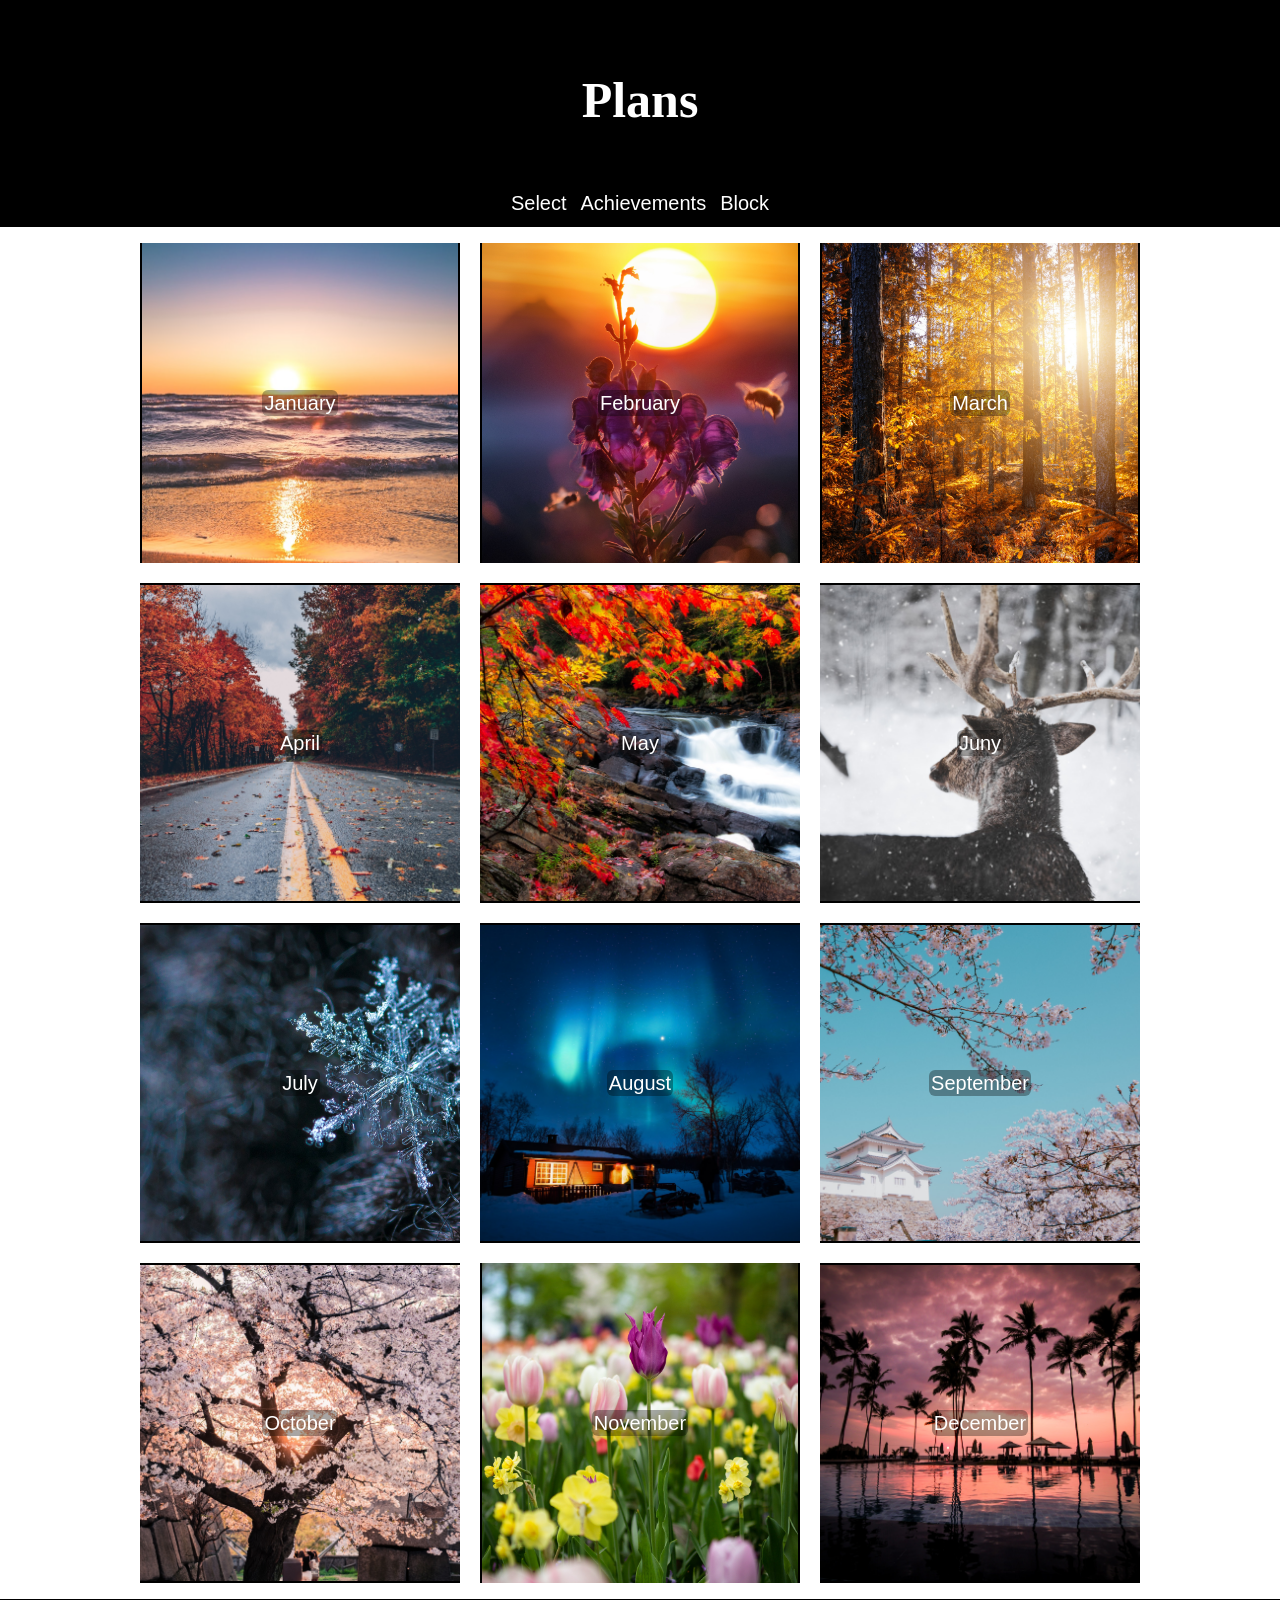
<file: index.html>
<!DOCTYPE html>
<html lang="pt-br">
<head>
    <meta charset="UTF-8">
    <meta http-equiv="X-UA-Compatible" content="IE=edge">
    <meta name="viewport" content="width=device-width, initial-scale=1.0">
    <link rel="stylesheet" href="splan.css">
    <link rel="stylesheet" href="smonths.css">
    <script src="strategy.js" defer></script>
    <title>Plans.23</title>
</head>
<body>
    <header>
        <h1 class="title">Plans</h1>
        <nav class="headerToolContent">
            <button id="selTool" class="headerTool">Select</button>
            <button id="achiTool" class="headerTool">Achievements</button>
            <button id="blockTool" class="headerTool">Block</button>
        </nav>
    </header>
    <main>
        <button class="monthCard" data-tool="nothing" id="january"><span class="textMonCard">January</span></button>
        <button class="monthCard" data-tool="nothing" id="february"><span class="textMonCard">February</span></button>
        <button class="monthCard" data-tool="nothing" id="march"><span class="textMonCard">March</span></button>
        <button class="monthCard" data-tool="nothing" id="april"><span class="textMonCard">April</span></button>
        <button class="monthCard" data-tool="nothing" id="may"><span class="textMonCard">May</span></button>
        <button class="monthCard" data-tool="nothing" id="juny"><span class="textMonCard">Juny</span></button>
        <button class="monthCard" data-tool="nothing" id="july"><span class="textMonCard">July</span></button>
        <button class="monthCard" data-tool="nothing" id="august"><span class="textMonCard">August</span></button>
        <button class="monthCard" data-tool="nothing" id="september"><span class="textMonCard">September</span></button>
        <button class="monthCard" data-tool="nothing" id="october"><span class="textMonCard">October</span></button>
        <button class="monthCard" data-tool="nothing" id="november"><span class="textMonCard">November</span></button>
        <button class="monthCard" data-tool="nothing" id="december"><span class="textMonCard">December</span></button>
    </main>
    <footer>
        <p>Made for &#169;Prinz</p>
    </footer>
</body>
</html>
</file>
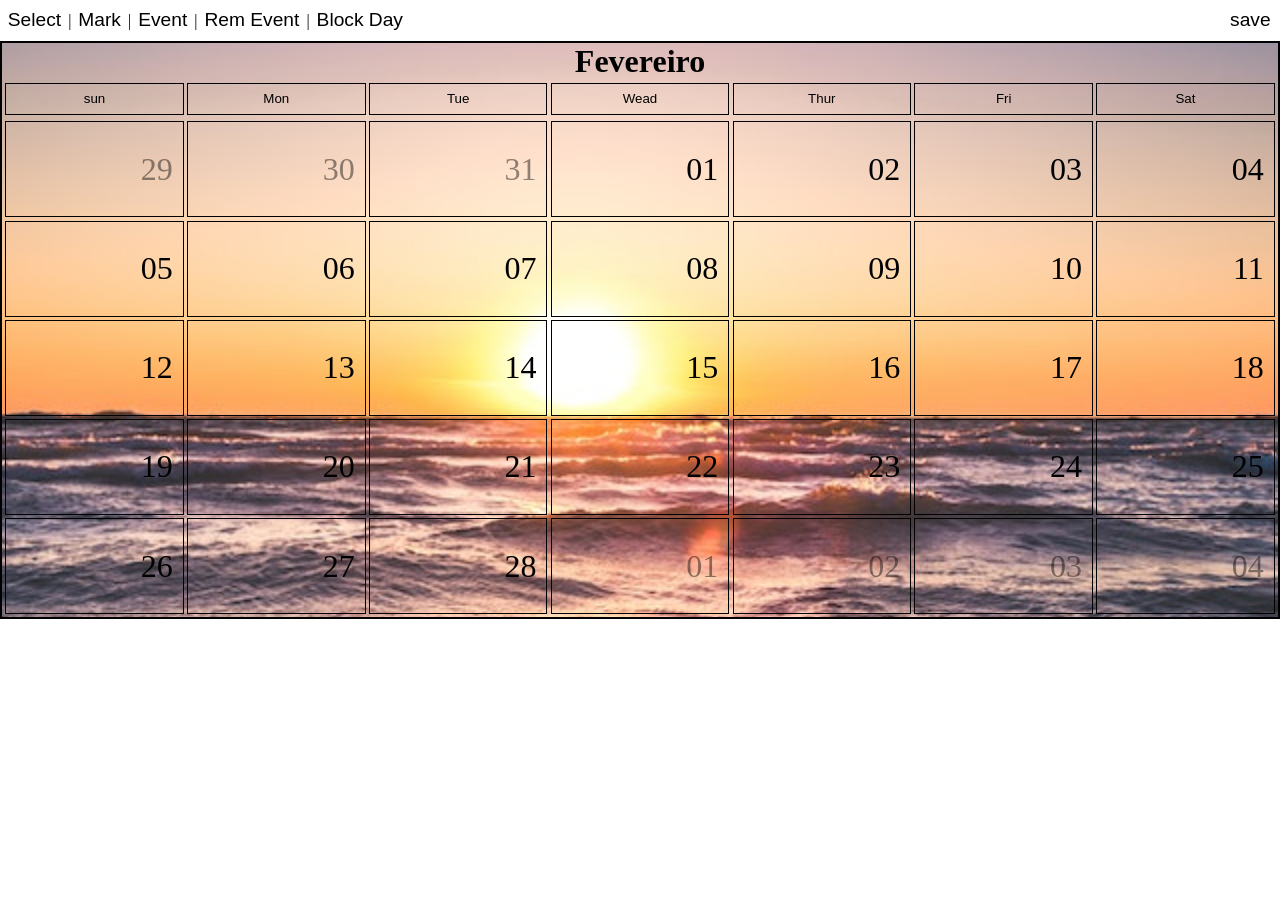
<file: index.html.html>
<!DOCTYPE html>
<html lang="pt-br">
<head>
    <meta charset="UTF-8">
    <meta http-equiv="X-UA-Compatible" content="IE=edge">
    <meta name="viewport" content="width=device-width, initial-scale=1.0">
    <link rel="stylesheet" href="stable.css">
    <script src="plans.js" defer></script>
    <script src="save.js" defer></script>
    <title>Fevereiro</title>
</head>
<body>
    <div class="container">
        <div class="tools">
            <div>
                <button type="button" id="select" class="toolButton">Select</button>
                <span>|</span>
                <button type="button" id="mark" class="toolButton">Mark</button>
                <span>|</span>
                <button type="button" id="eventMark" class="toolButton">Event</button>
                <span>|</span>
                <button type="button" id="removeEvent" class="toolButton">Rem Event</button>
                <span>|</span>
                <button type="button" id="blockDay" class="toolButton">Block Day</button>
            </div>
            <div>
                <button type="save" id="saveGender" class="saveButton">save</button>
            </div>
        </div>
        <div class="calendar">
            <h1 class="month">Fevereiro</h1>
            <div class="weekDaysContent">
                <button class="weekDay">sun</button>
                <button class="weekDay">Mon</button>
                <button class="weekDay">Tue</button>
                <button class="weekDay">Wead</button>
                <button class="weekDay">Thur</button>
                <button class="weekDay">Fri</button>
                <button class="weekDay">Sat</button>
            </div>
            <div class="calendarContainer">
                <a href="#" class="blocked day">29</a>
                <a href="#" class="blocked day">30</a>
                <a href="#" class="blocked day">31</a>
                <a href="#" class="day february" data-tool="nothing" data-value="01">01</a>
                <a href="#" class="day february" data-tool="nothing" data-value="02">02</a>
                <a href="#" class="day february" data-tool="nothing" data-value="03">03</a>
                <a href="#" class="day february" data-tool="nothing" data-value="04">04</a>
                <a href="#" class="day february" data-tool="nothing" data-value="05">05</a>
                <a href="#" class="day february" data-tool="nothing" data-value="06">06</a>
                <a href="#" class="day february" data-tool="nothing" data-value="07">07</a>
                <a href="#" class="day february" data-tool="nothing" data-value="08">08</a>
                <a href="#" class="day february" data-tool="nothing" data-value="09">09</a>
                <a href="#" class="day february" data-tool="nothing" data-value="10">10</a>
                <a href="#" class="day february" data-tool="nothing" data-value="11">11</a>
                <a href="#" class="day february" data-tool="nothing" data-value="12">12</a>
                <a href="#" class="day february" data-tool="nothing" data-value="13">13</a>
                <a href="#" class="day february" data-tool="nothing" data-value="14">14</a>
                <a href="#" class="day february" data-tool="nothing" data-value="15">15</a>
                <a href="#" class="day february" data-tool="nothing" data-value="16">16</a>
                <a href="#" class="day february" data-tool="nothing" data-value="17">17</a>
                <a href="#" class="day february" data-tool="nothing" data-value="18">18</a>
                <a href="#" class="day february" data-tool="nothing" data-value="19">19</a>
                <a href="#" class="day february" data-tool="nothing" data-value="20">20</a>
                <a href="#" class="day february" data-tool="nothing" data-value="21">21</a>
                <a href="#" class="day february" data-tool="nothing" data-value="22">22</a>
                <a href="#" class="day february" data-tool="nothing" data-value="23">23</a>
                <a href="#" class="day february" data-tool="nothing" data-value="24">24</a>
                <a href="#" class="day february" data-tool="nothing" data-value="25">25</a>
                <a href="#" class="day february" data-tool="nothing" data-value="26">26</a>
                <a href="#" class="day february" data-tool="nothing" data-value="27">27</a>
                <a href="#" class="day february" data-tool="nothing" data-value="28">28</a>
                <a href="#" class="blocked day">01</a>
                <a href="#" class="blocked day">02</a>
                <a href="#" class="blocked day">03</a>
                <a href="#" class="blocked day">04</a>
            </div>
        </div>
    </div>
</body>
</html>
</file>
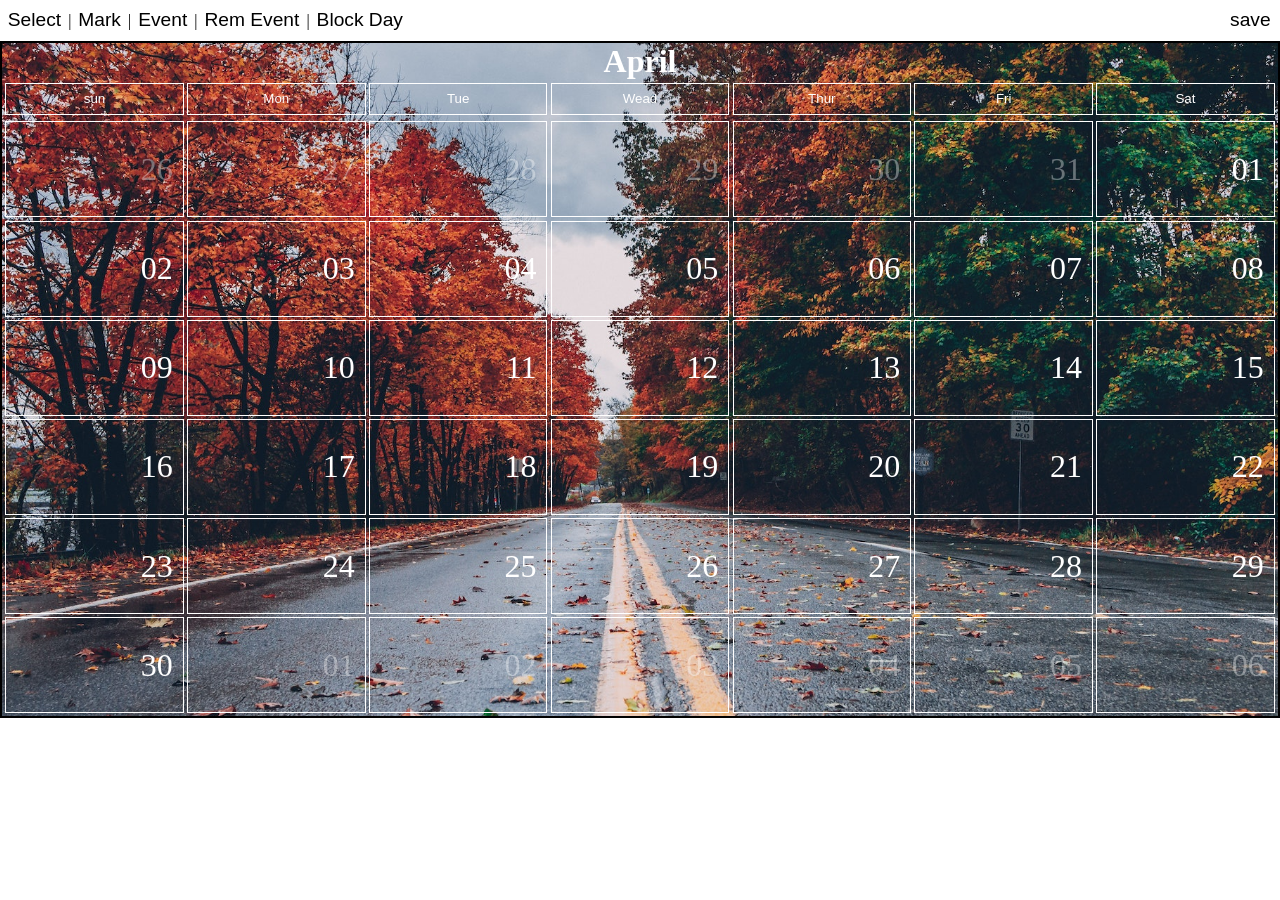
<file: month/april/april.html>
<!DOCTYPE html>
<html lang="pt-br">
<head>
    <meta charset="UTF-8">
    <meta http-equiv="X-UA-Compatible" content="IE=edge">
    <meta name="viewport" content="width=device-width, initial-scale=1.0">
    <link rel="stylesheet" href="../smonth.css">
    <link rel="stylesheet" href="apriltheme.css">
    <script src="../tools.js" defer></script>
    <script src="../save.js" defer></script>
    <title>April</title>
</head>
<body>
    <div class="container">
        <div class="tools">
            <div>
                <button type="button" id="select" class="toolButton">Select</button>
                <span>|</span>
                <button type="button" id="mark" class="toolButton">Mark</button>
                <span>|</span>
                <button type="button" id="eventMark" class="toolButton">Event</button>
                <span>|</span>
                <button type="button" id="removeEvent" class="toolButton">Rem Event</button>
                <span>|</span>
                <button type="button" id="blockDay" class="toolButton">Block Day</button>
            </div>
            <div>
                <button type="save" id="saveGender" class="saveButton">save</button>
            </div>
        </div>
        <div class="calendar">
            <h1 class="month" data-month=".april">April</h1>
            <div class="weekDaysContent">
                <button class="weekDay">sun</button>
                <button class="weekDay">Mon</button>
                <button class="weekDay">Tue</button>
                <button class="weekDay">Wead</button>
                <button class="weekDay">Thur</button>
                <button class="weekDay">Fri</button>
                <button class="weekDay">Sat</button>
            </div>
            <div class="calendarContainer">
                <a href="#" class="blocked day">26</a>
                <a href="#" class="blocked day">27</a>
                <a href="#" class="blocked day">28</a>
                <a href="#" class="blocked day">29</a>
                <a href="#" class="blocked day">30</a>
                <a href="#" class="blocked day">31</a>
                <a href="#" class="day april" data-tool="nothing" data-value="01">01</a>
                <a href="#" class="day april" data-tool="nothing" data-value="02">02</a>
                <a href="#" class="day april" data-tool="nothing" data-value="03">03</a>
                <a href="#" class="day april" data-tool="nothing" data-value="04">04</a>
                <a href="#" class="day april" data-tool="nothing" data-value="05">05</a>
                <a href="#" class="day april" data-tool="nothing" data-value="06">06</a>
                <a href="#" class="day april" data-tool="nothing" data-value="07">07</a>
                <a href="#" class="day april" data-tool="nothing" data-value="08">08</a>
                <a href="#" class="day april" data-tool="nothing" data-value="09">09</a>
                <a href="#" class="day april" data-tool="nothing" data-value="10">10</a>
                <a href="#" class="day april" data-tool="nothing" data-value="11">11</a>
                <a href="#" class="day april" data-tool="nothing" data-value="12">12</a>
                <a href="#" class="day april" data-tool="nothing" data-value="13">13</a>
                <a href="#" class="day april" data-tool="nothing" data-value="14">14</a>
                <a href="#" class="day april" data-tool="nothing" data-value="15">15</a>
                <a href="#" class="day april" data-tool="nothing" data-value="16">16</a>
                <a href="#" class="day april" data-tool="nothing" data-value="17">17</a>
                <a href="#" class="day april" data-tool="nothing" data-value="18">18</a>
                <a href="#" class="day april" data-tool="nothing" data-value="19">19</a>
                <a href="#" class="day april" data-tool="nothing" data-value="20">20</a>
                <a href="#" class="day april" data-tool="nothing" data-value="21">21</a>
                <a href="#" class="day april" data-tool="nothing" data-value="22">22</a>
                <a href="#" class="day april" data-tool="nothing" data-value="23">23</a>
                <a href="#" class="day april" data-tool="nothing" data-value="24">24</a>
                <a href="#" class="day april" data-tool="nothing" data-value="25">25</a>
                <a href="#" class="day april" data-tool="nothing" data-value="26">26</a>
                <a href="#" class="day april" data-tool="nothing" data-value="27">27</a>
                <a href="#" class="day april" data-tool="nothing" data-value="28">28</a>
                <a href="#" class="day april" data-tool="nothing" data-value="29">29</a>
                <a href="#" class="day april" data-tool="nothing" data-value="30">30</a>
                <a href="#" class="blocked day">01</a>
                <a href="#" class="blocked day">02</a>
                <a href="#" class="blocked day">03</a>
                <a href="#" class="blocked day">04</a>
                <a href="#" class="blocked day">05</a>
                <a href="#" class="blocked day">06</a>
            </div>
        </div>
    </div>
</body>
</html>
</file>
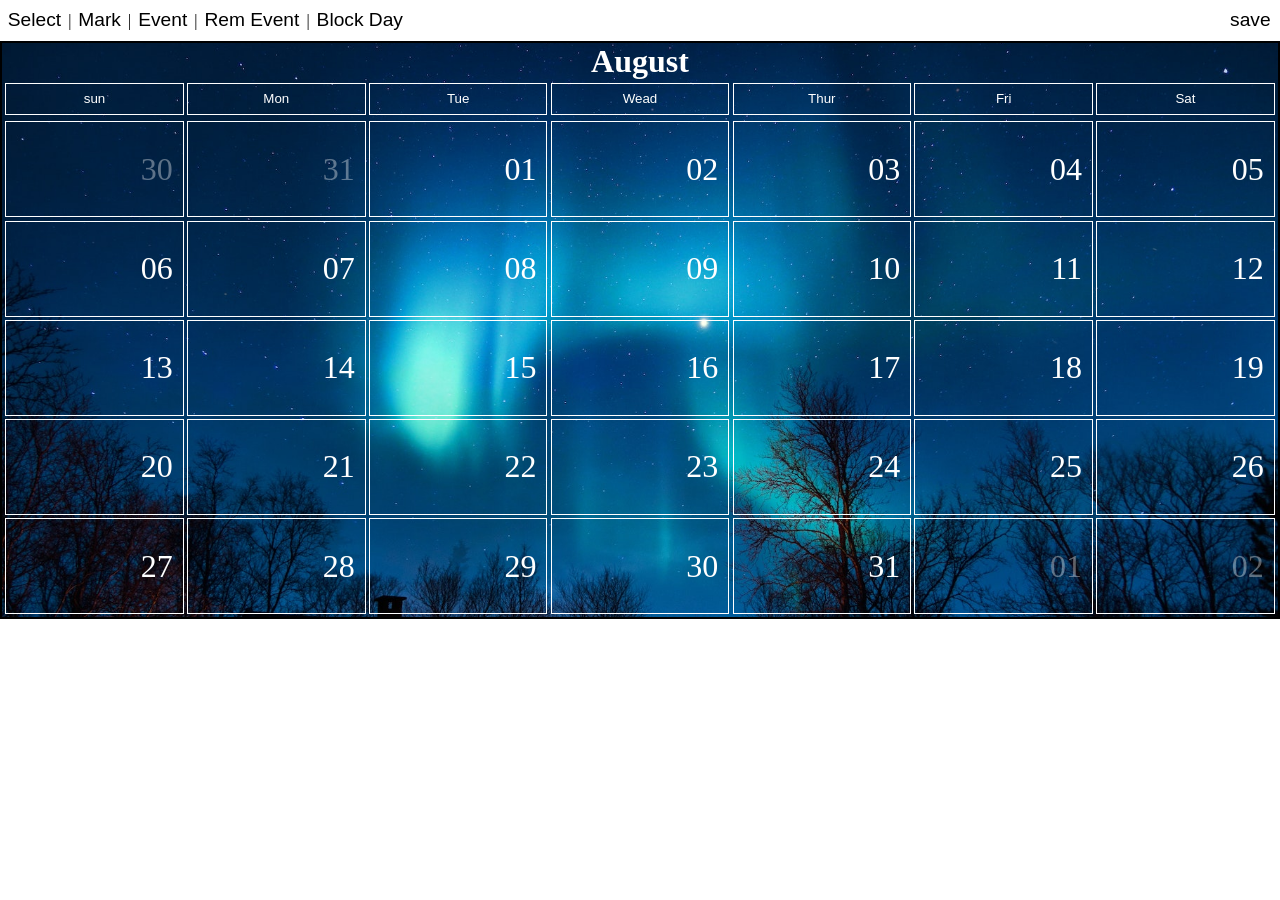
<file: month/august/august.html>
<!DOCTYPE html>
<html lang="pt-br">
<head>
    <meta charset="UTF-8">
    <meta http-equiv="X-UA-Compatible" content="IE=edge">
    <meta name="viewport" content="width=device-width, initial-scale=1.0">
    <link rel="stylesheet" href="../smonth.css">
    <link rel="stylesheet" href="augusttheme.css">
    <script src="../tools.js" defer></script>
    <script src="../save.js" defer></script>
    <title>August</title>
</head>
<body>
    <div class="container">
        <div class="tools">
            <div>
                <button type="button" id="select" class="toolButton">Select</button>
                <span>|</span>
                <button type="button" id="mark" class="toolButton">Mark</button>
                <span>|</span>
                <button type="button" id="eventMark" class="toolButton">Event</button>
                <span>|</span>
                <button type="button" id="removeEvent" class="toolButton">Rem Event</button>
                <span>|</span>
                <button type="button" id="blockDay" class="toolButton">Block Day</button>
            </div>
            <div>
                <button type="save" id="saveGender" class="saveButton">save</button>
            </div>
        </div>
        <div class="calendar">
            <h1 class="month" data-month=".august">August</h1>
            <div class="weekDaysContent">
                <button class="weekDay">sun</button>
                <button class="weekDay">Mon</button>
                <button class="weekDay">Tue</button>
                <button class="weekDay">Wead</button>
                <button class="weekDay">Thur</button>
                <button class="weekDay">Fri</button>
                <button class="weekDay">Sat</button>
            </div>
            <div class="calendarContainer">
                <a href="#" class="blocked day">30</a>
                <a href="#" class="blocked day">31</a>
                <a href="#" class="day august" data-tool="nothing" data-value="01">01</a>
                <a href="#" class="day august" data-tool="nothing" data-value="02">02</a>
                <a href="#" class="day august" data-tool="nothing" data-value="03">03</a>
                <a href="#" class="day august" data-tool="nothing" data-value="04">04</a>
                <a href="#" class="day august" data-tool="nothing" data-value="05">05</a>
                <a href="#" class="day august" data-tool="nothing" data-value="06">06</a>
                <a href="#" class="day august" data-tool="nothing" data-value="07">07</a>
                <a href="#" class="day august" data-tool="nothing" data-value="08">08</a>
                <a href="#" class="day august" data-tool="nothing" data-value="09">09</a>
                <a href="#" class="day august" data-tool="nothing" data-value="10">10</a>
                <a href="#" class="day august" data-tool="nothing" data-value="11">11</a>
                <a href="#" class="day august" data-tool="nothing" data-value="12">12</a>
                <a href="#" class="day august" data-tool="nothing" data-value="13">13</a>
                <a href="#" class="day august" data-tool="nothing" data-value="14">14</a>
                <a href="#" class="day august" data-tool="nothing" data-value="15">15</a>
                <a href="#" class="day august" data-tool="nothing" data-value="16">16</a>
                <a href="#" class="day august" data-tool="nothing" data-value="17">17</a>
                <a href="#" class="day august" data-tool="nothing" data-value="18">18</a>
                <a href="#" class="day august" data-tool="nothing" data-value="19">19</a>
                <a href="#" class="day august" data-tool="nothing" data-value="20">20</a>
                <a href="#" class="day august" data-tool="nothing" data-value="21">21</a>
                <a href="#" class="day august" data-tool="nothing" data-value="22">22</a>
                <a href="#" class="day august" data-tool="nothing" data-value="23">23</a>
                <a href="#" class="day august" data-tool="nothing" data-value="24">24</a>
                <a href="#" class="day august" data-tool="nothing" data-value="25">25</a>
                <a href="#" class="day august" data-tool="nothing" data-value="26">26</a>
                <a href="#" class="day august" data-tool="nothing" data-value="27">27</a>
                <a href="#" class="day august" data-tool="nothing" data-value="28">28</a>
                <a href="#" class="day august" data-tool="nothing" data-value="29">29</a>
                <a href="#" class="day august" data-tool="nothing" data-value="30">30</a>
                <a href="#" class="day august" data-tool="nothing" data-value="31">31</a>
                <a href="#" class="blocked day">01</a>
                <a href="#" class="blocked day">02</a>
            </div>
        </div>
    </div>
</body>
</html>
</file>
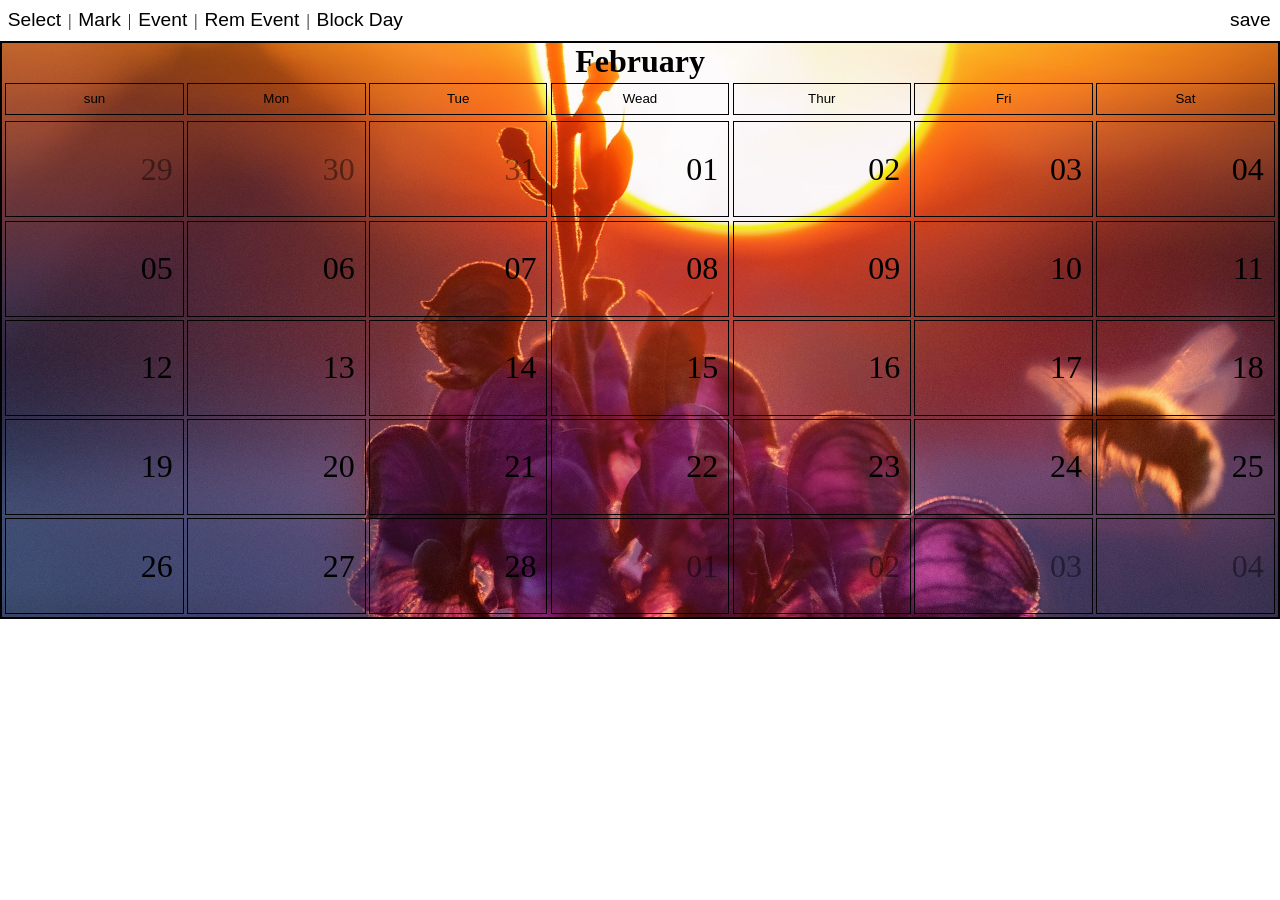
<file: month/february/february.html>
<!DOCTYPE html>
<html lang="pt-br">
<head>
    <meta charset="UTF-8">
    <meta http-equiv="X-UA-Compatible" content="IE=edge">
    <meta name="viewport" content="width=device-width, initial-scale=1.0">
    <link rel="stylesheet" href="../smonth.css">
    <link rel="stylesheet" href="februarytheme.css">
    <script src="../tools.js" defer></script>
    <script src="../save.js" defer></script>
    <title>February</title>
</head>
<body>
    <div class="container">
        <div class="tools">
            <div>
                <button type="button" id="select" class="toolButton">Select</button>
                <span>|</span>
                <button type="button" id="mark" class="toolButton">Mark</button>
                <span>|</span>
                <button type="button" id="eventMark" class="toolButton">Event</button>
                <span>|</span>
                <button type="button" id="removeEvent" class="toolButton">Rem Event</button>
                <span>|</span>
                <button type="button" id="blockDay" class="toolButton">Block Day</button>
            </div>
            <div>
                <button type="save" id="saveGender" class="saveButton">save</button>
            </div>
        </div>
        <div class="calendar">
            <h1 class="month" data-month=".february">February</h1>
            <div class="weekDaysContent">
                <button class="weekDay">sun</button>
                <button class="weekDay">Mon</button>
                <button class="weekDay">Tue</button>
                <button class="weekDay">Wead</button>
                <button class="weekDay">Thur</button>
                <button class="weekDay">Fri</button>
                <button class="weekDay">Sat</button>
            </div>
            <div class="calendarContainer">
                <a href="#" class="blocked day">29</a>
                <a href="#" class="blocked day">30</a>
                <a href="#" class="blocked day">31</a>
                <a href="#" class="day february" data-tool="nothing" data-value="01">01</a>
                <a href="#" class="day february" data-tool="nothing" data-value="02">02</a>
                <a href="#" class="day february" data-tool="nothing" data-value="03">03</a>
                <a href="#" class="day february" data-tool="nothing" data-value="04">04</a>
                <a href="#" class="day february" data-tool="nothing" data-value="05">05</a>
                <a href="#" class="day february" data-tool="nothing" data-value="06">06</a>
                <a href="#" class="day february" data-tool="nothing" data-value="07">07</a>
                <a href="#" class="day february" data-tool="nothing" data-value="08">08</a>
                <a href="#" class="day february" data-tool="nothing" data-value="09">09</a>
                <a href="#" class="day february" data-tool="nothing" data-value="10">10</a>
                <a href="#" class="day february" data-tool="nothing" data-value="11">11</a>
                <a href="#" class="day february" data-tool="nothing" data-value="12">12</a>
                <a href="#" class="day february" data-tool="nothing" data-value="13">13</a>
                <a href="#" class="day february" data-tool="nothing" data-value="14">14</a>
                <a href="#" class="day february" data-tool="nothing" data-value="15">15</a>
                <a href="#" class="day february" data-tool="nothing" data-value="16">16</a>
                <a href="#" class="day february" data-tool="nothing" data-value="17">17</a>
                <a href="#" class="day february" data-tool="nothing" data-value="18">18</a>
                <a href="#" class="day february" data-tool="nothing" data-value="19">19</a>
                <a href="#" class="day february" data-tool="nothing" data-value="20">20</a>
                <a href="#" class="day february" data-tool="nothing" data-value="21">21</a>
                <a href="#" class="day february" data-tool="nothing" data-value="22">22</a>
                <a href="#" class="day february" data-tool="nothing" data-value="23">23</a>
                <a href="#" class="day february" data-tool="nothing" data-value="24">24</a>
                <a href="#" class="day february" data-tool="nothing" data-value="25">25</a>
                <a href="#" class="day february" data-tool="nothing" data-value="26">26</a>
                <a href="#" class="day february" data-tool="nothing" data-value="27">27</a>
                <a href="#" class="day february" data-tool="nothing" data-value="28">28</a>
                <a href="#" class="blocked day">01</a>
                <a href="#" class="blocked day">02</a>
                <a href="#" class="blocked day">03</a>
                <a href="#" class="blocked day">04</a>
            </div>
        </div>
    </div>
</body>
</html>
</file>
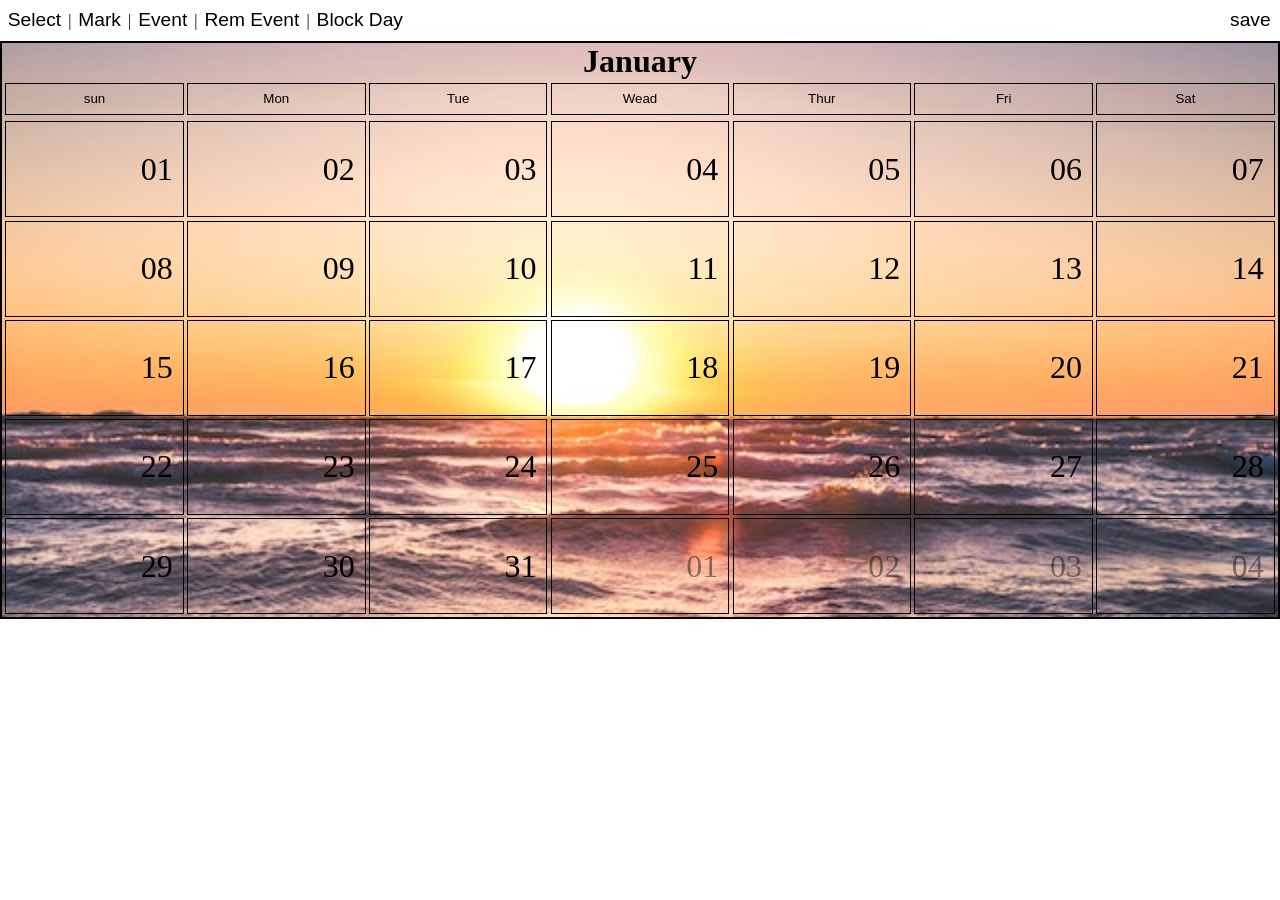
<file: month/january/january.html>
<!DOCTYPE html>
<html lang="pt-br">
<head>
    <meta charset="UTF-8">
    <meta http-equiv="X-UA-Compatible" content="IE=edge">
    <meta name="viewport" content="width=device-width, initial-scale=1.0">
    <link rel="stylesheet" href="../smonth.css">
    <link rel="stylesheet" href="januarytheme.css">
    <script src="../tools.js" defer></script>
    <script src="../save.js" defer></script>
    <title>January</title>
</head>
<body>
    <div class="container">
        <div class="tools">
            <div>
                <button type="button" id="select" class="toolButton">Select</button>
                <span>|</span>
                <button type="button" id="mark" class="toolButton">Mark</button>
                <span>|</span>
                <button type="button" id="eventMark" class="toolButton">Event</button>
                <span>|</span>
                <button type="button" id="removeEvent" class="toolButton">Rem Event</button>
                <span>|</span>
                <button type="button" id="blockDay" class="toolButton">Block Day</button>
            </div>
            <div>
                <button type="save" id="saveGender" class="saveButton">save</button>
            </div>
        </div>
        <div class="calendar">
            <h1 class="month" data-month=".january">January</h1>
            <div class="weekDaysContent">
                <button class="weekDay">sun</button>
                <button class="weekDay">Mon</button>
                <button class="weekDay">Tue</button>
                <button class="weekDay">Wead</button>
                <button class="weekDay">Thur</button>
                <button class="weekDay">Fri</button>
                <button class="weekDay">Sat</button>
            </div>
            <div class="calendarContainer">
                <a href="#" class="day january" data-tool="nothing" data-value="01">01</a>
                <a href="#" class="day january" data-tool="nothing" data-value="02">02</a>
                <a href="#" class="day january" data-tool="nothing" data-value="03">03</a>
                <a href="#" class="day january" data-tool="nothing" data-value="04">04</a>
                <a href="#" class="day january" data-tool="nothing" data-value="05">05</a>
                <a href="#" class="day january" data-tool="nothing" data-value="06">06</a>
                <a href="#" class="day january" data-tool="nothing" data-value="07">07</a>
                <a href="#" class="day january" data-tool="nothing" data-value="08">08</a>
                <a href="#" class="day january" data-tool="nothing" data-value="09">09</a>
                <a href="#" class="day january" data-tool="nothing" data-value="10">10</a>
                <a href="#" class="day january" data-tool="nothing" data-value="11">11</a>
                <a href="#" class="day january" data-tool="nothing" data-value="12">12</a>
                <a href="#" class="day january" data-tool="nothing" data-value="13">13</a>
                <a href="#" class="day january" data-tool="nothing" data-value="14">14</a>
                <a href="#" class="day january" data-tool="nothing" data-value="15">15</a>
                <a href="#" class="day january" data-tool="nothing" data-value="16">16</a>
                <a href="#" class="day january" data-tool="nothing" data-value="17">17</a>
                <a href="#" class="day january" data-tool="nothing" data-value="18">18</a>
                <a href="#" class="day january" data-tool="nothing" data-value="19">19</a>
                <a href="#" class="day january" data-tool="nothing" data-value="20">20</a>
                <a href="#" class="day january" data-tool="nothing" data-value="21">21</a>
                <a href="#" class="day january" data-tool="nothing" data-value="22">22</a>
                <a href="#" class="day january" data-tool="nothing" data-value="23">23</a>
                <a href="#" class="day january" data-tool="nothing" data-value="24">24</a>
                <a href="#" class="day january" data-tool="nothing" data-value="25">25</a>
                <a href="#" class="day january" data-tool="nothing" data-value="26">26</a>
                <a href="#" class="day january" data-tool="nothing" data-value="27">27</a>
                <a href="#" class="day january" data-tool="nothing" data-value="28">28</a>
                <a href="#" class="day january" data-tool="nothing" data-value="29">29</a>
                <a href="#" class="day january" data-tool="nothing" data-value="30">30</a>
                <a href="#" class="day january" data-tool="nothing" data-value="31">31</a>
                <a href="#" class="blocked day">01</a>
                <a href="#" class="blocked day">02</a>
                <a href="#" class="blocked day">03</a>
                <a href="#" class="blocked day">04</a>
            </div>
        </div>
    </div>
</body>
</html>
</file>
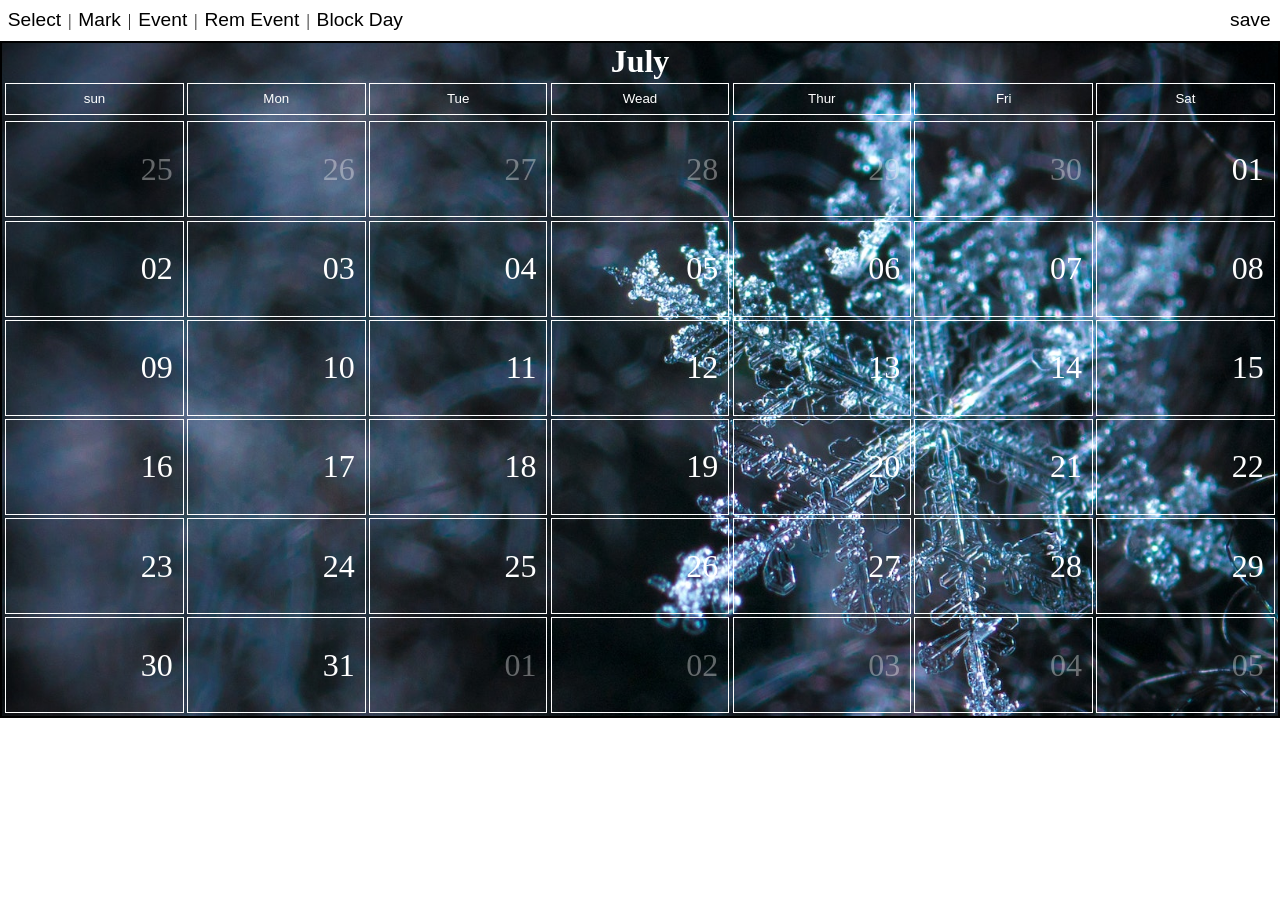
<file: month/july/july.html>
<!DOCTYPE html>
<html lang="pt-br">
<head>
    <meta charset="UTF-8">
    <meta http-equiv="X-UA-Compatible" content="IE=edge">
    <meta name="viewport" content="width=device-width, initial-scale=1.0">
    <link rel="stylesheet" href="../smonth.css">
    <link rel="stylesheet" href="julytheme.css">
    <script src="../tools.js" defer></script>
    <script src="../save.js" defer></script>
    <title>July</title>
</head>
<body>
    <div class="container">
        <div class="tools">
            <div>
                <button type="button" id="select" class="toolButton">Select</button>
                <span>|</span>
                <button type="button" id="mark" class="toolButton">Mark</button>
                <span>|</span>
                <button type="button" id="eventMark" class="toolButton">Event</button>
                <span>|</span>
                <button type="button" id="removeEvent" class="toolButton">Rem Event</button>
                <span>|</span>
                <button type="button" id="blockDay" class="toolButton">Block Day</button>
            </div>
            <div>
                <button type="save" id="saveGender" class="saveButton">save</button>
            </div>
        </div>
        <div class="calendar">
            <h1 class="month" data-month=".july">July</h1>
            <div class="weekDaysContent">
                <button class="weekDay">sun</button>
                <button class="weekDay">Mon</button>
                <button class="weekDay">Tue</button>
                <button class="weekDay">Wead</button>
                <button class="weekDay">Thur</button>
                <button class="weekDay">Fri</button>
                <button class="weekDay">Sat</button>
            </div>
            <div class="calendarContainer">
                <a href="#" class="blocked day">25</a>
                <a href="#" class="blocked day">26</a>
                <a href="#" class="blocked day">27</a>
                <a href="#" class="blocked day">28</a>
                <a href="#" class="blocked day">29</a>
                <a href="#" class="blocked day">30</a>
                <a href="#" class="day july" data-tool="nothing" data-value="01">01</a>
                <a href="#" class="day july" data-tool="nothing" data-value="02">02</a>
                <a href="#" class="day july" data-tool="nothing" data-value="03">03</a>
                <a href="#" class="day july" data-tool="nothing" data-value="04">04</a>
                <a href="#" class="day july" data-tool="nothing" data-value="05">05</a>
                <a href="#" class="day july" data-tool="nothing" data-value="06">06</a>
                <a href="#" class="day july" data-tool="nothing" data-value="07">07</a>
                <a href="#" class="day july" data-tool="nothing" data-value="08">08</a>
                <a href="#" class="day july" data-tool="nothing" data-value="09">09</a>
                <a href="#" class="day july" data-tool="nothing" data-value="10">10</a>
                <a href="#" class="day july" data-tool="nothing" data-value="11">11</a>
                <a href="#" class="day july" data-tool="nothing" data-value="12">12</a>
                <a href="#" class="day july" data-tool="nothing" data-value="13">13</a>
                <a href="#" class="day july" data-tool="nothing" data-value="14">14</a>
                <a href="#" class="day july" data-tool="nothing" data-value="15">15</a>
                <a href="#" class="day july" data-tool="nothing" data-value="16">16</a>
                <a href="#" class="day july" data-tool="nothing" data-value="17">17</a>
                <a href="#" class="day july" data-tool="nothing" data-value="18">18</a>
                <a href="#" class="day july" data-tool="nothing" data-value="19">19</a>
                <a href="#" class="day july" data-tool="nothing" data-value="20">20</a>
                <a href="#" class="day july" data-tool="nothing" data-value="21">21</a>
                <a href="#" class="day july" data-tool="nothing" data-value="22">22</a>
                <a href="#" class="day july" data-tool="nothing" data-value="23">23</a>
                <a href="#" class="day july" data-tool="nothing" data-value="24">24</a>
                <a href="#" class="day july" data-tool="nothing" data-value="25">25</a>
                <a href="#" class="day july" data-tool="nothing" data-value="26">26</a>
                <a href="#" class="day july" data-tool="nothing" data-value="27">27</a>
                <a href="#" class="day july" data-tool="nothing" data-value="28">28</a>
                <a href="#" class="day july" data-tool="nothing" data-value="29">29</a>
                <a href="#" class="day july" data-tool="nothing" data-value="30">30</a>
                <a href="#" class="day july" data-tool="nothing" data-value="31">31</a>
                <a href="#" class="blocked day">01</a>
                <a href="#" class="blocked day">02</a>
                <a href="#" class="blocked day">03</a>
                <a href="#" class="blocked day">04</a>
                <a href="#" class="blocked day">05</a>
            </div>
        </div>
    </div>
</body>
</html>
</file>
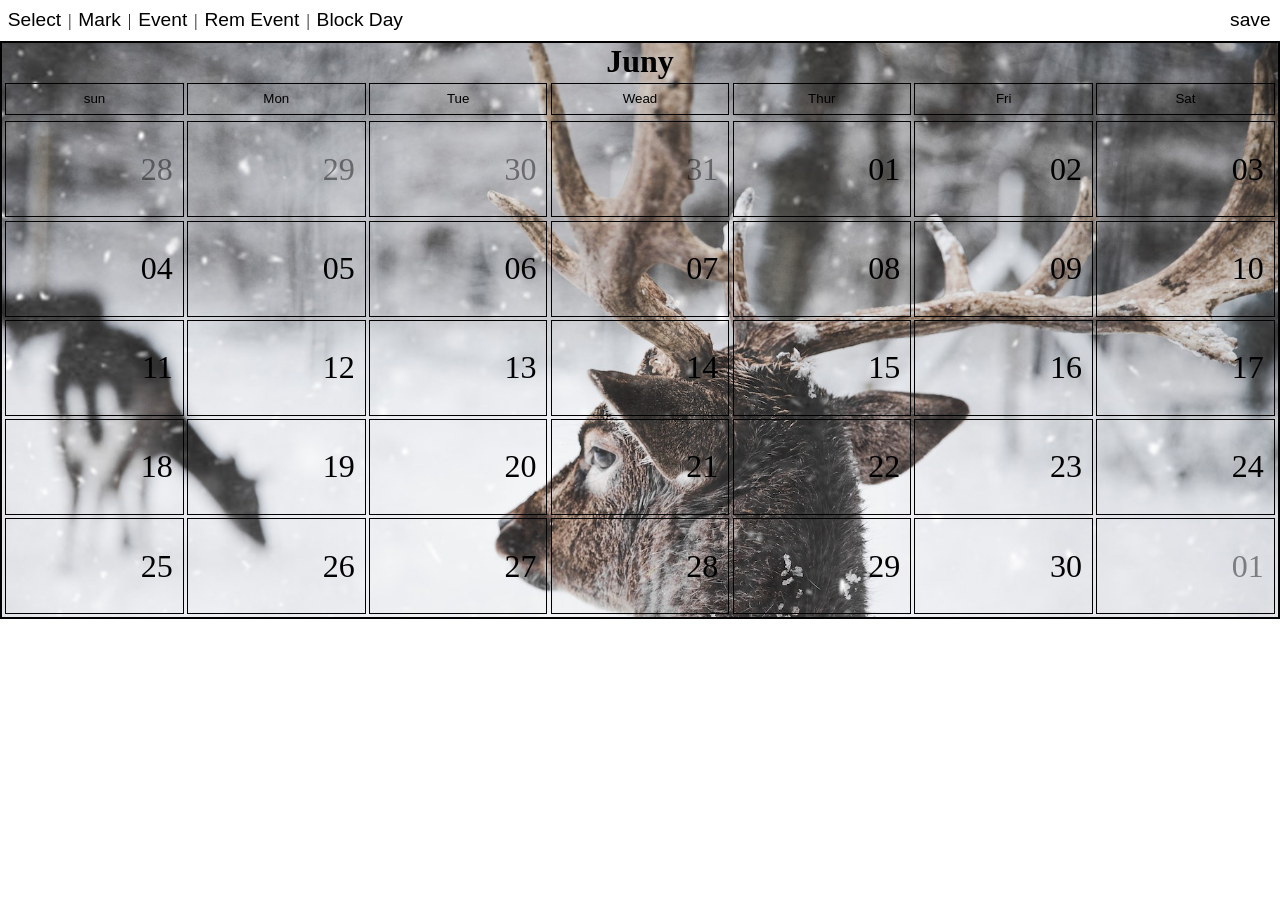
<file: month/juny/juny.html>
<!DOCTYPE html>
<html lang="pt-br">
<head>
    <meta charset="UTF-8">
    <meta http-equiv="X-UA-Compatible" content="IE=edge">
    <meta name="viewport" content="width=device-width, initial-scale=1.0">
    <link rel="stylesheet" href="../smonth.css">
    <link rel="stylesheet" href="junytheme.css">
    <script src="../tools.js" defer></script>
    <script src="../save.js" defer></script>
    <title>Juny</title>
</head>
<body>
    <div class="container">
        <div class="tools">
            <div>
                <button type="button" id="select" class="toolButton">Select</button>
                <span>|</span>
                <button type="button" id="mark" class="toolButton">Mark</button>
                <span>|</span>
                <button type="button" id="eventMark" class="toolButton">Event</button>
                <span>|</span>
                <button type="button" id="removeEvent" class="toolButton">Rem Event</button>
                <span>|</span>
                <button type="button" id="blockDay" class="toolButton">Block Day</button>
            </div>
            <div>
                <button type="save" id="saveGender" class="saveButton">save</button>
            </div>
        </div>
        <div class="calendar">
            <h1 class="month" data-month=".juny">Juny</h1>
            <div class="weekDaysContent">
                <button class="weekDay">sun</button>
                <button class="weekDay">Mon</button>
                <button class="weekDay">Tue</button>
                <button class="weekDay">Wead</button>
                <button class="weekDay">Thur</button>
                <button class="weekDay">Fri</button>
                <button class="weekDay">Sat</button>
            </div>
            <div class="calendarContainer">
                <a href="#" class="blocked day">28</a>
                <a href="#" class="blocked day">29</a>
                <a href="#" class="blocked day">30</a>
                <a href="#" class="blocked day">31</a>
                <a href="#" class="day juny" data-tool="nothing" data-value="01">01</a>
                <a href="#" class="day juny" data-tool="nothing" data-value="02">02</a>
                <a href="#" class="day juny" data-tool="nothing" data-value="03">03</a>
                <a href="#" class="day juny" data-tool="nothing" data-value="04">04</a>
                <a href="#" class="day juny" data-tool="nothing" data-value="05">05</a>
                <a href="#" class="day juny" data-tool="nothing" data-value="06">06</a>
                <a href="#" class="day juny" data-tool="nothing" data-value="07">07</a>
                <a href="#" class="day juny" data-tool="nothing" data-value="08">08</a>
                <a href="#" class="day juny" data-tool="nothing" data-value="09">09</a>
                <a href="#" class="day juny" data-tool="nothing" data-value="10">10</a>
                <a href="#" class="day juny" data-tool="nothing" data-value="11">11</a>
                <a href="#" class="day juny" data-tool="nothing" data-value="12">12</a>
                <a href="#" class="day juny" data-tool="nothing" data-value="13">13</a>
                <a href="#" class="day juny" data-tool="nothing" data-value="14">14</a>
                <a href="#" class="day juny" data-tool="nothing" data-value="15">15</a>
                <a href="#" class="day juny" data-tool="nothing" data-value="16">16</a>
                <a href="#" class="day juny" data-tool="nothing" data-value="17">17</a>
                <a href="#" class="day juny" data-tool="nothing" data-value="18">18</a>
                <a href="#" class="day juny" data-tool="nothing" data-value="19">19</a>
                <a href="#" class="day juny" data-tool="nothing" data-value="20">20</a>
                <a href="#" class="day juny" data-tool="nothing" data-value="21">21</a>
                <a href="#" class="day juny" data-tool="nothing" data-value="22">22</a>
                <a href="#" class="day juny" data-tool="nothing" data-value="23">23</a>
                <a href="#" class="day juny" data-tool="nothing" data-value="24">24</a>
                <a href="#" class="day juny" data-tool="nothing" data-value="25">25</a>
                <a href="#" class="day juny" data-tool="nothing" data-value="26">26</a>
                <a href="#" class="day juny" data-tool="nothing" data-value="27">27</a>
                <a href="#" class="day juny" data-tool="nothing" data-value="28">28</a>
                <a href="#" class="day juny" data-tool="nothing" data-value="29">29</a>
                <a href="#" class="day juny" data-tool="nothing" data-value="30">30</a>
                <a href="#" class="blocked day">01</a>
            </div>
        </div>
    </div>
</body>
</html>
</file>
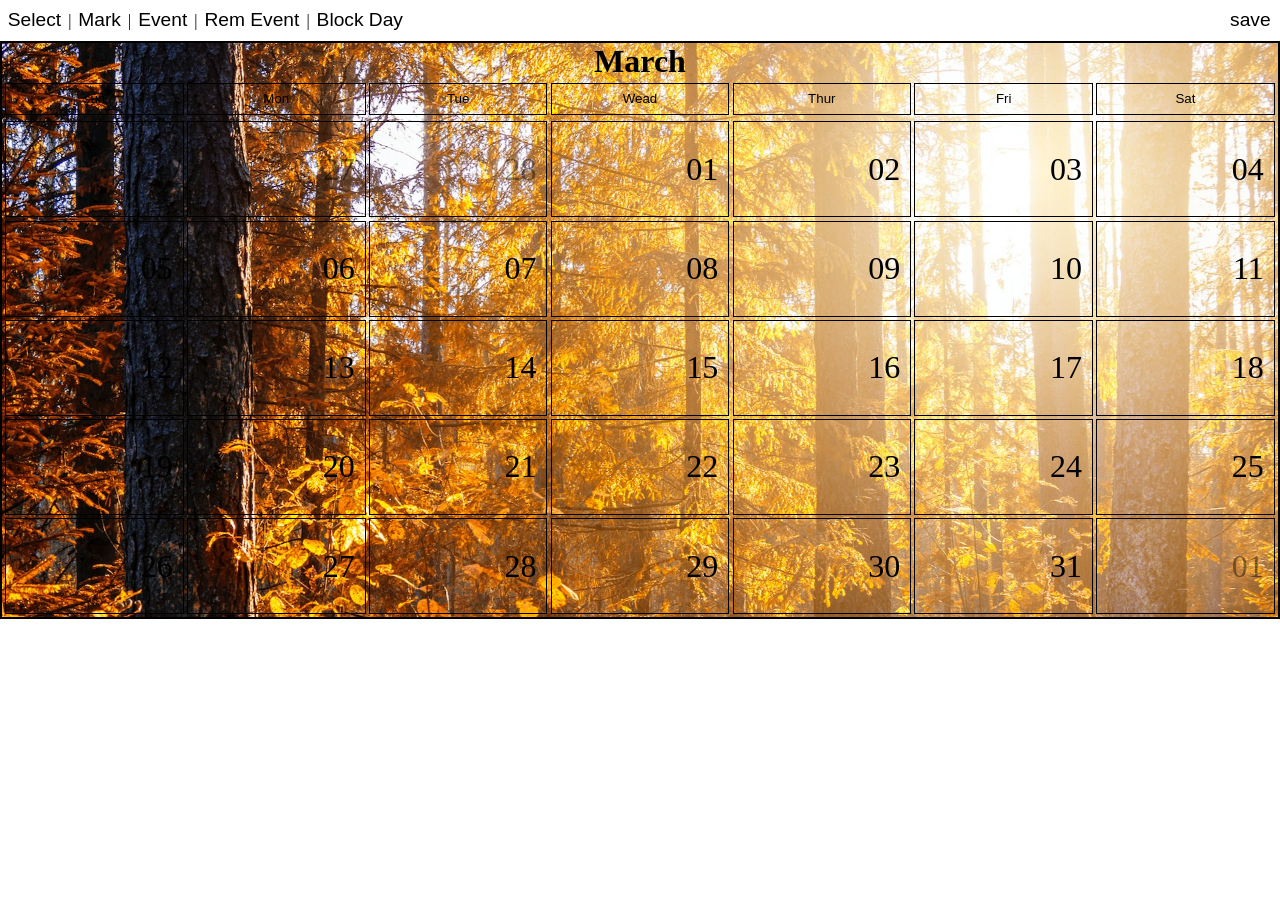
<file: month/march/march.html>
<!DOCTYPE html>
<html lang="pt-br">
<head>
    <meta charset="UTF-8">
    <meta http-equiv="X-UA-Compatible" content="IE=edge">
    <meta name="viewport" content="width=device-width, initial-scale=1.0">
    <link rel="stylesheet" href="../smonth.css">
    <link rel="stylesheet" href="marchtheme.css">
    <script src="../tools.js" defer></script>
    <script src="../save.js" defer></script>
    <title>March</title>
</head>
<body>
    <div class="container">
        <div class="tools">
            <div>
                <button type="button" id="select" class="toolButton">Select</button>
                <span>|</span>
                <button type="button" id="mark" class="toolButton">Mark</button>
                <span>|</span>
                <button type="button" id="eventMark" class="toolButton">Event</button>
                <span>|</span>
                <button type="button" id="removeEvent" class="toolButton">Rem Event</button>
                <span>|</span>
                <button type="button" id="blockDay" class="toolButton">Block Day</button>
            </div>
            <div>
                <button type="save" id="saveGender" class="saveButton">save</button>
            </div>
        </div>
        <div class="calendar">
            <h1 class="month" data-month=".march">March</h1>
            <div class="weekDaysContent">
                <button class="weekDay">sun</button>
                <button class="weekDay">Mon</button>
                <button class="weekDay">Tue</button>
                <button class="weekDay">Wead</button>
                <button class="weekDay">Thur</button>
                <button class="weekDay">Fri</button>
                <button class="weekDay">Sat</button>
            </div>
            <div class="calendarContainer">
                <a href="#" class="blocked day">26</a>
                <a href="#" class="blocked day">27</a>
                <a href="#" class="blocked day">28</a>
                <a href="#" class="day march" data-tool="nothing" data-value="01">01</a>
                <a href="#" class="day march" data-tool="nothing" data-value="02">02</a>
                <a href="#" class="day march" data-tool="nothing" data-value="03">03</a>
                <a href="#" class="day march" data-tool="nothing" data-value="04">04</a>
                <a href="#" class="day march" data-tool="nothing" data-value="05">05</a>
                <a href="#" class="day march" data-tool="nothing" data-value="06">06</a>
                <a href="#" class="day march" data-tool="nothing" data-value="07">07</a>
                <a href="#" class="day march" data-tool="nothing" data-value="08">08</a>
                <a href="#" class="day march" data-tool="nothing" data-value="09">09</a>
                <a href="#" class="day march" data-tool="nothing" data-value="10">10</a>
                <a href="#" class="day march" data-tool="nothing" data-value="11">11</a>
                <a href="#" class="day march" data-tool="nothing" data-value="12">12</a>
                <a href="#" class="day march" data-tool="nothing" data-value="13">13</a>
                <a href="#" class="day march" data-tool="nothing" data-value="14">14</a>
                <a href="#" class="day march" data-tool="nothing" data-value="15">15</a>
                <a href="#" class="day march" data-tool="nothing" data-value="16">16</a>
                <a href="#" class="day march" data-tool="nothing" data-value="17">17</a>
                <a href="#" class="day march" data-tool="nothing" data-value="18">18</a>
                <a href="#" class="day march" data-tool="nothing" data-value="19">19</a>
                <a href="#" class="day march" data-tool="nothing" data-value="20">20</a>
                <a href="#" class="day march" data-tool="nothing" data-value="21">21</a>
                <a href="#" class="day march" data-tool="nothing" data-value="22">22</a>
                <a href="#" class="day march" data-tool="nothing" data-value="23">23</a>
                <a href="#" class="day march" data-tool="nothing" data-value="24">24</a>
                <a href="#" class="day march" data-tool="nothing" data-value="25">25</a>
                <a href="#" class="day march" data-tool="nothing" data-value="26">26</a>
                <a href="#" class="day march" data-tool="nothing" data-value="27">27</a>
                <a href="#" class="day march" data-tool="nothing" data-value="28">28</a>
                <a href="#" class="day march" data-tool="nothing" data-value="29">29</a>
                <a href="#" class="day march" data-tool="nothing" data-value="30">30</a>
                <a href="#" class="day march" data-tool="nothing" data-value="31">31</a>
                <a href="#" class="blocked day">01</a>
            </div>
        </div>
    </div>
</body>
</html>
</file>
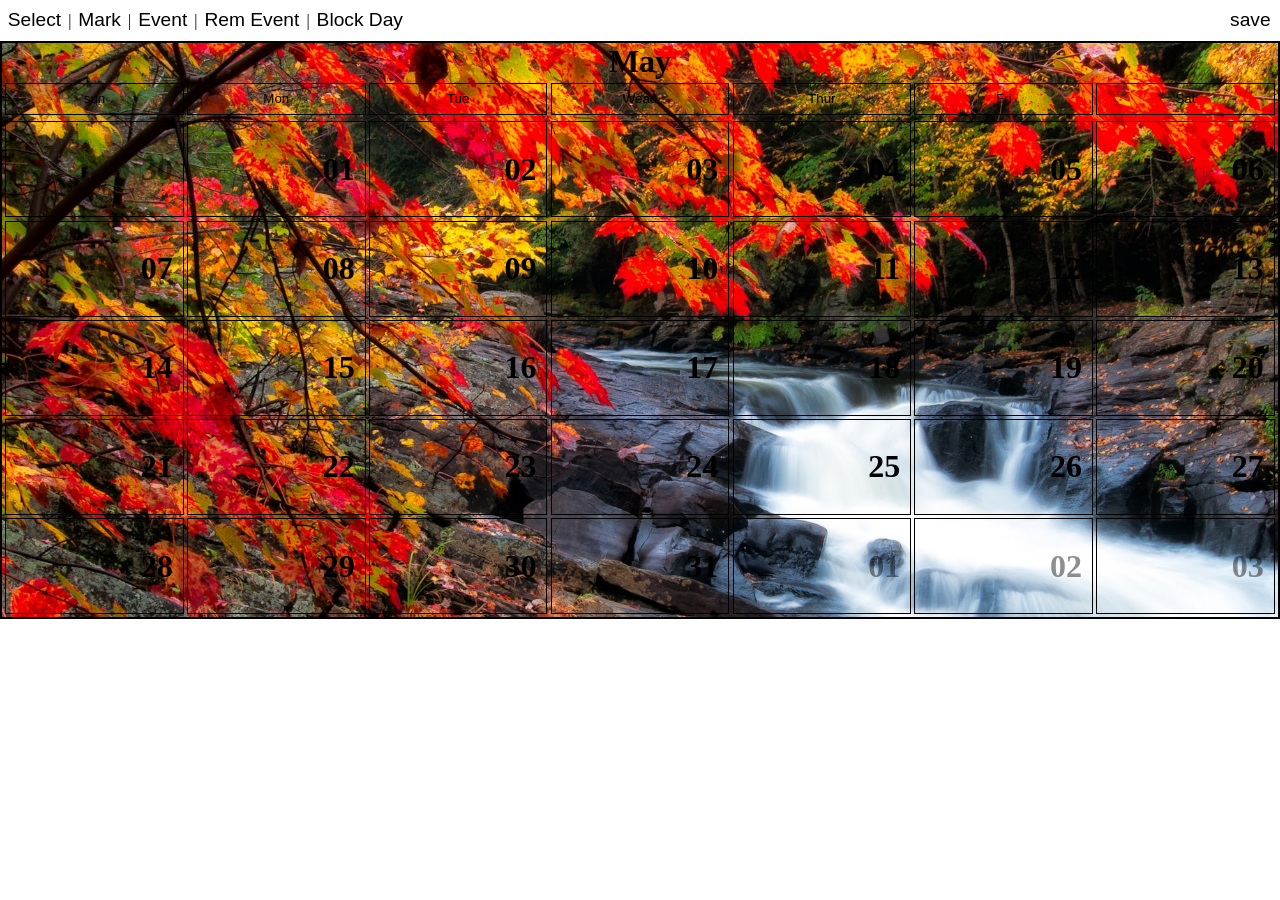
<file: month/may/may.html>
<!DOCTYPE html>
<html lang="pt-br">
<head>
    <meta charset="UTF-8">
    <meta http-equiv="X-UA-Compatible" content="IE=edge">
    <meta name="viewport" content="width=device-width, initial-scale=1.0">
    <link rel="stylesheet" href="../smonth.css">
    <link rel="stylesheet" href="maytheme.css">
    <script src="../tools.js" defer></script>
    <script src="../save.js" defer></script>
    <title>May</title>
</head>
<body>
    <div class="container">
        <div class="tools">
            <div>
                <button type="button" id="select" class="toolButton">Select</button>
                <span>|</span>
                <button type="button" id="mark" class="toolButton">Mark</button>
                <span>|</span>
                <button type="button" id="eventMark" class="toolButton">Event</button>
                <span>|</span>
                <button type="button" id="removeEvent" class="toolButton">Rem Event</button>
                <span>|</span>
                <button type="button" id="blockDay" class="toolButton">Block Day</button>
            </div>
            <div>
                <button type="save" id="saveGender" class="saveButton">save</button>
            </div>
        </div>
        <div class="calendar">
            <h1 class="month" data-month=".may">May</h1>
            <div class="weekDaysContent">
                <button class="weekDay">sun</button>
                <button class="weekDay">Mon</button>
                <button class="weekDay">Tue</button>
                <button class="weekDay">Wead</button>
                <button class="weekDay">Thur</button>
                <button class="weekDay">Fri</button>
                <button class="weekDay">Sat</button>
            </div>
            <div class="calendarContainer">
                <a href="#" class="blocked day">30</a>
                <a href="#" class="day may" data-tool="nothing" data-value="01">01</a>
                <a href="#" class="day may" data-tool="nothing" data-value="02">02</a>
                <a href="#" class="day may" data-tool="nothing" data-value="03">03</a>
                <a href="#" class="day may" data-tool="nothing" data-value="04">04</a>
                <a href="#" class="day may" data-tool="nothing" data-value="05">05</a>
                <a href="#" class="day may" data-tool="nothing" data-value="06">06</a>
                <a href="#" class="day may" data-tool="nothing" data-value="07">07</a>
                <a href="#" class="day may" data-tool="nothing" data-value="08">08</a>
                <a href="#" class="day may" data-tool="nothing" data-value="09">09</a>
                <a href="#" class="day may" data-tool="nothing" data-value="10">10</a>
                <a href="#" class="day may" data-tool="nothing" data-value="11">11</a>
                <a href="#" class="day may" data-tool="nothing" data-value="12">12</a>
                <a href="#" class="day may" data-tool="nothing" data-value="13">13</a>
                <a href="#" class="day may" data-tool="nothing" data-value="14">14</a>
                <a href="#" class="day may" data-tool="nothing" data-value="15">15</a>
                <a href="#" class="day may" data-tool="nothing" data-value="16">16</a>
                <a href="#" class="day may" data-tool="nothing" data-value="17">17</a>
                <a href="#" class="day may" data-tool="nothing" data-value="18">18</a>
                <a href="#" class="day may" data-tool="nothing" data-value="19">19</a>
                <a href="#" class="day may" data-tool="nothing" data-value="20">20</a>
                <a href="#" class="day may" data-tool="nothing" data-value="21">21</a>
                <a href="#" class="day may" data-tool="nothing" data-value="22">22</a>
                <a href="#" class="day may" data-tool="nothing" data-value="23">23</a>
                <a href="#" class="day may" data-tool="nothing" data-value="24">24</a>
                <a href="#" class="day may" data-tool="nothing" data-value="25">25</a>
                <a href="#" class="day may" data-tool="nothing" data-value="26">26</a>
                <a href="#" class="day may" data-tool="nothing" data-value="27">27</a>
                <a href="#" class="day may" data-tool="nothing" data-value="28">28</a>
                <a href="#" class="day may" data-tool="nothing" data-value="29">29</a>
                <a href="#" class="day may" data-tool="nothing" data-value="30">30</a>
                <a href="#" class="day may" data-tool="nothing" data-value="31">31</a>
                <a href="#" class="blocked day">01</a>
                <a href="#" class="blocked day">02</a>
                <a href="#" class="blocked day">03</a>
            </div>
        </div>
    </div>
</body>
</html>
</file>
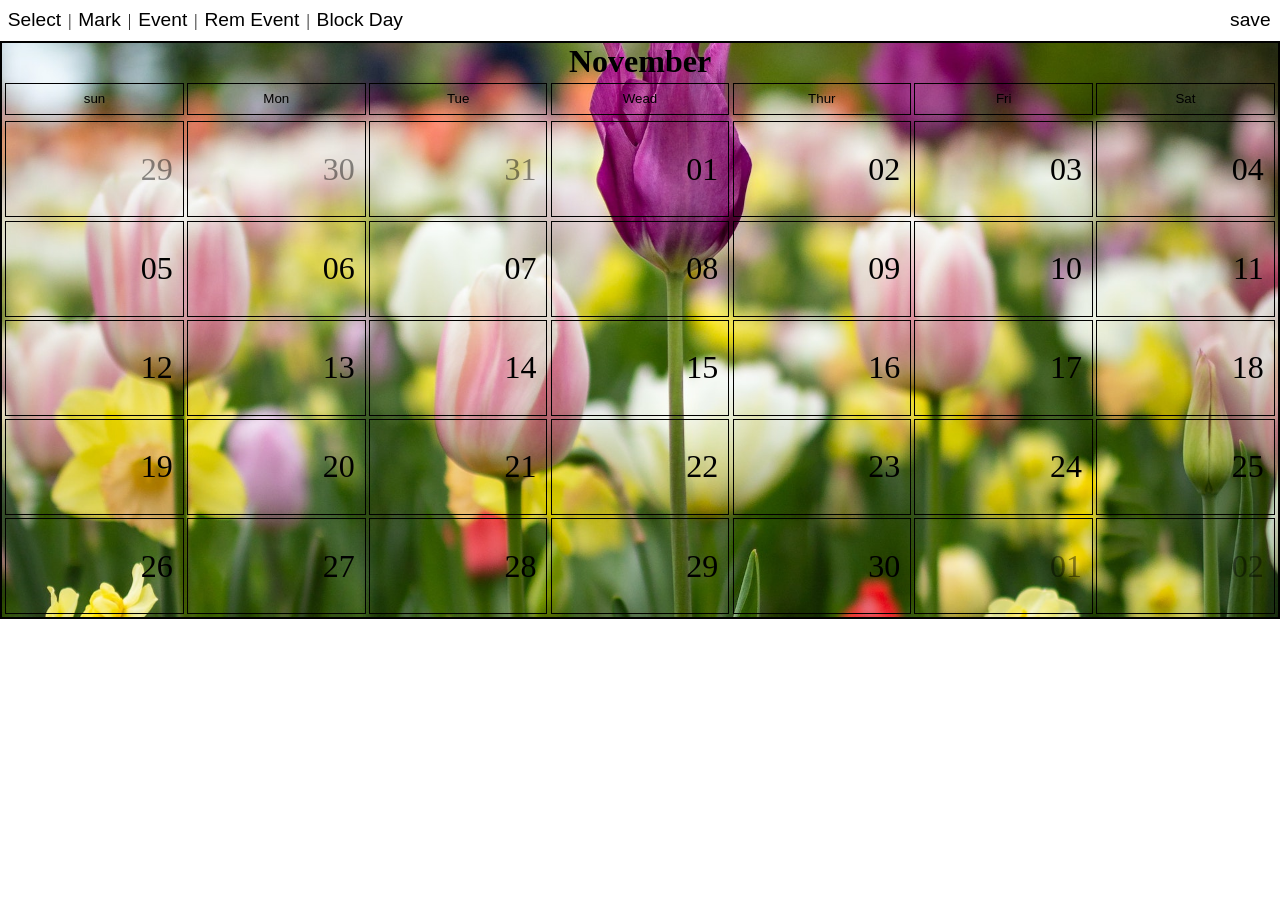
<file: month/november/november.html>
<!DOCTYPE html>
<html lang="pt-br">
<head>
    <meta charset="UTF-8">
    <meta http-equiv="X-UA-Compatible" content="IE=edge">
    <meta name="viewport" content="width=device-width, initial-scale=1.0">
    <link rel="stylesheet" href="../smonth.css">
    <link rel="stylesheet" href="novembertheme.css">
    <script src="../tools.js" defer></script>
    <script src="../save.js" defer></script>
    <title>November</title>
</head>
<body>
    <div class="container">
        <div class="tools">
            <div>
                <button type="button" id="select" class="toolButton">Select</button>
                <span>|</span>
                <button type="button" id="mark" class="toolButton">Mark</button>
                <span>|</span>
                <button type="button" id="eventMark" class="toolButton">Event</button>
                <span>|</span>
                <button type="button" id="removeEvent" class="toolButton">Rem Event</button>
                <span>|</span>
                <button type="button" id="blockDay" class="toolButton">Block Day</button>
            </div>
            <div>
                <button type="save" id="saveGender" class="saveButton">save</button>
            </div>
        </div>
        <div class="calendar">
            <h1 class="month" data-month=".november">November</h1>
            <div class="weekDaysContent">
                <button class="weekDay">sun</button>
                <button class="weekDay">Mon</button>
                <button class="weekDay">Tue</button>
                <button class="weekDay">Wead</button>
                <button class="weekDay">Thur</button>
                <button class="weekDay">Fri</button>
                <button class="weekDay">Sat</button>
            </div>
            <div class="calendarContainer">
                <a href="#" class="blocked day">29</a>
                <a href="#" class="blocked day">30</a>
                <a href="#" class="blocked day">31</a>
                <a href="#" class="day november" data-tool="nothing" data-value="01">01</a>
                <a href="#" class="day november" data-tool="nothing" data-value="02">02</a>
                <a href="#" class="day november" data-tool="nothing" data-value="03">03</a>
                <a href="#" class="day november" data-tool="nothing" data-value="04">04</a>
                <a href="#" class="day november" data-tool="nothing" data-value="05">05</a>
                <a href="#" class="day november" data-tool="nothing" data-value="06">06</a>
                <a href="#" class="day november" data-tool="nothing" data-value="07">07</a>
                <a href="#" class="day november" data-tool="nothing" data-value="08">08</a>
                <a href="#" class="day november" data-tool="nothing" data-value="09">09</a>
                <a href="#" class="day november" data-tool="nothing" data-value="10">10</a>
                <a href="#" class="day november" data-tool="nothing" data-value="11">11</a>
                <a href="#" class="day november" data-tool="nothing" data-value="12">12</a>
                <a href="#" class="day november" data-tool="nothing" data-value="13">13</a>
                <a href="#" class="day november" data-tool="nothing" data-value="14">14</a>
                <a href="#" class="day november" data-tool="nothing" data-value="15">15</a>
                <a href="#" class="day november" data-tool="nothing" data-value="16">16</a>
                <a href="#" class="day november" data-tool="nothing" data-value="17">17</a>
                <a href="#" class="day november" data-tool="nothing" data-value="18">18</a>
                <a href="#" class="day november" data-tool="nothing" data-value="19">19</a>
                <a href="#" class="day november" data-tool="nothing" data-value="20">20</a>
                <a href="#" class="day november" data-tool="nothing" data-value="21">21</a>
                <a href="#" class="day november" data-tool="nothing" data-value="22">22</a>
                <a href="#" class="day november" data-tool="nothing" data-value="23">23</a>
                <a href="#" class="day november" data-tool="nothing" data-value="24">24</a>
                <a href="#" class="day november" data-tool="nothing" data-value="25">25</a>
                <a href="#" class="day november" data-tool="nothing" data-value="26">26</a>
                <a href="#" class="day november" data-tool="nothing" data-value="27">27</a>
                <a href="#" class="day november" data-tool="nothing" data-value="28">28</a>
                <a href="#" class="day november" data-tool="nothing" data-value="29">29</a>
                <a href="#" class="day november" data-tool="nothing" data-value="30">30</a>
                <a href="#" class="blocked day">01</a>
                <a href="#" class="blocked day">02</a>
            </div>
        </div>
    </div>
</body>
</html>
</file>
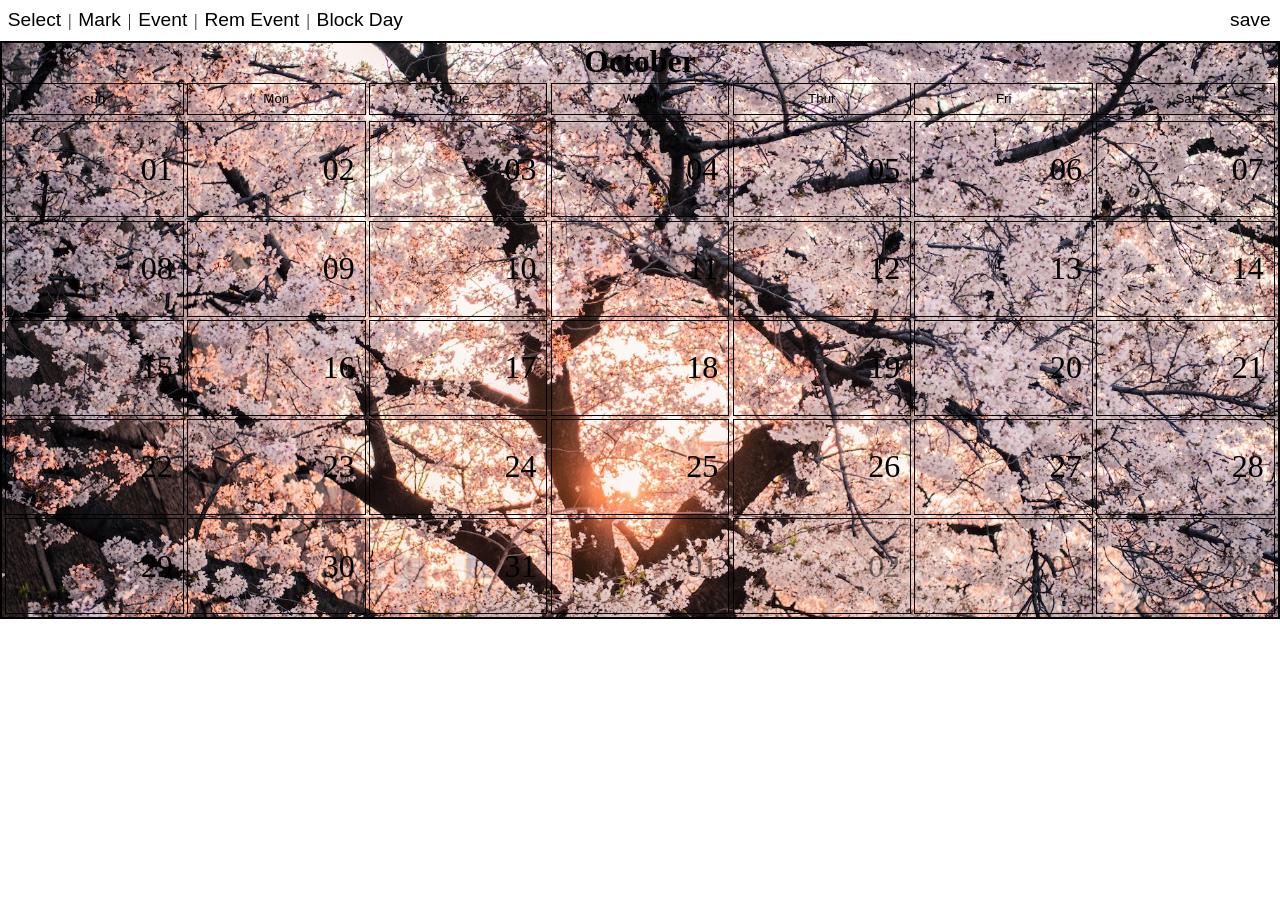
<file: month/october/october.html>
<!DOCTYPE html>
<html lang="pt-br">
<head>
    <meta charset="UTF-8">
    <meta http-equiv="X-UA-Compatible" content="IE=edge">
    <meta name="viewport" content="width=device-width, initial-scale=1.0">
    <link rel="stylesheet" href="../smonth.css">
    <link rel="stylesheet" href="octobertheme.css">
    <script src="../tools.js" defer></script>
    <script src="../save.js" defer></script>
    <title>October</title>
</head>
<body>
    <div class="container">
        <div class="tools">
            <div>
                <button type="button" id="select" class="toolButton">Select</button>
                <span>|</span>
                <button type="button" id="mark" class="toolButton">Mark</button>
                <span>|</span>
                <button type="button" id="eventMark" class="toolButton">Event</button>
                <span>|</span>
                <button type="button" id="removeEvent" class="toolButton">Rem Event</button>
                <span>|</span>
                <button type="button" id="blockDay" class="toolButton">Block Day</button>
            </div>
            <div>
                <button type="save" id="saveGender" class="saveButton">save</button>
            </div>
        </div>
        <div class="calendar">
            <h1 class="month" data-month=".october">October</h1>
            <div class="weekDaysContent">
                <button class="weekDay">sun</button>
                <button class="weekDay">Mon</button>
                <button class="weekDay">Tue</button>
                <button class="weekDay">Wead</button>
                <button class="weekDay">Thur</button>
                <button class="weekDay">Fri</button>
                <button class="weekDay">Sat</button>
            </div>
            <div class="calendarContainer">
                <a href="#" class="day october" data-tool="nothing" data-value="01">01</a>
                <a href="#" class="day october" data-tool="nothing" data-value="02">02</a>
                <a href="#" class="day october" data-tool="nothing" data-value="03">03</a>
                <a href="#" class="day october" data-tool="nothing" data-value="04">04</a>
                <a href="#" class="day october" data-tool="nothing" data-value="05">05</a>
                <a href="#" class="day october" data-tool="nothing" data-value="06">06</a>
                <a href="#" class="day october" data-tool="nothing" data-value="07">07</a>
                <a href="#" class="day october" data-tool="nothing" data-value="08">08</a>
                <a href="#" class="day october" data-tool="nothing" data-value="09">09</a>
                <a href="#" class="day october" data-tool="nothing" data-value="10">10</a>
                <a href="#" class="day october" data-tool="nothing" data-value="11">11</a>
                <a href="#" class="day october" data-tool="nothing" data-value="12">12</a>
                <a href="#" class="day october" data-tool="nothing" data-value="13">13</a>
                <a href="#" class="day october" data-tool="nothing" data-value="14">14</a>
                <a href="#" class="day october" data-tool="nothing" data-value="15">15</a>
                <a href="#" class="day october" data-tool="nothing" data-value="16">16</a>
                <a href="#" class="day october" data-tool="nothing" data-value="17">17</a>
                <a href="#" class="day october" data-tool="nothing" data-value="18">18</a>
                <a href="#" class="day october" data-tool="nothing" data-value="19">19</a>
                <a href="#" class="day october" data-tool="nothing" data-value="20">20</a>
                <a href="#" class="day october" data-tool="nothing" data-value="21">21</a>
                <a href="#" class="day october" data-tool="nothing" data-value="22">22</a>
                <a href="#" class="day october" data-tool="nothing" data-value="23">23</a>
                <a href="#" class="day october" data-tool="nothing" data-value="24">24</a>
                <a href="#" class="day october" data-tool="nothing" data-value="25">25</a>
                <a href="#" class="day october" data-tool="nothing" data-value="26">26</a>
                <a href="#" class="day october" data-tool="nothing" data-value="27">27</a>
                <a href="#" class="day october" data-tool="nothing" data-value="28">28</a>
                <a href="#" class="day october" data-tool="nothing" data-value="29">29</a>
                <a href="#" class="day october" data-tool="nothing" data-value="30">30</a>
                <a href="#" class="day october" data-tool="nothing" data-value="31">31</a>
                <a href="#" class="blocked day">01</a>
                <a href="#" class="blocked day">02</a>
                <a href="#" class="blocked day">03</a>
                <a href="#" class="blocked day">04</a>
            </div>
        </div>
    </div>
</body>
</html>
</file>
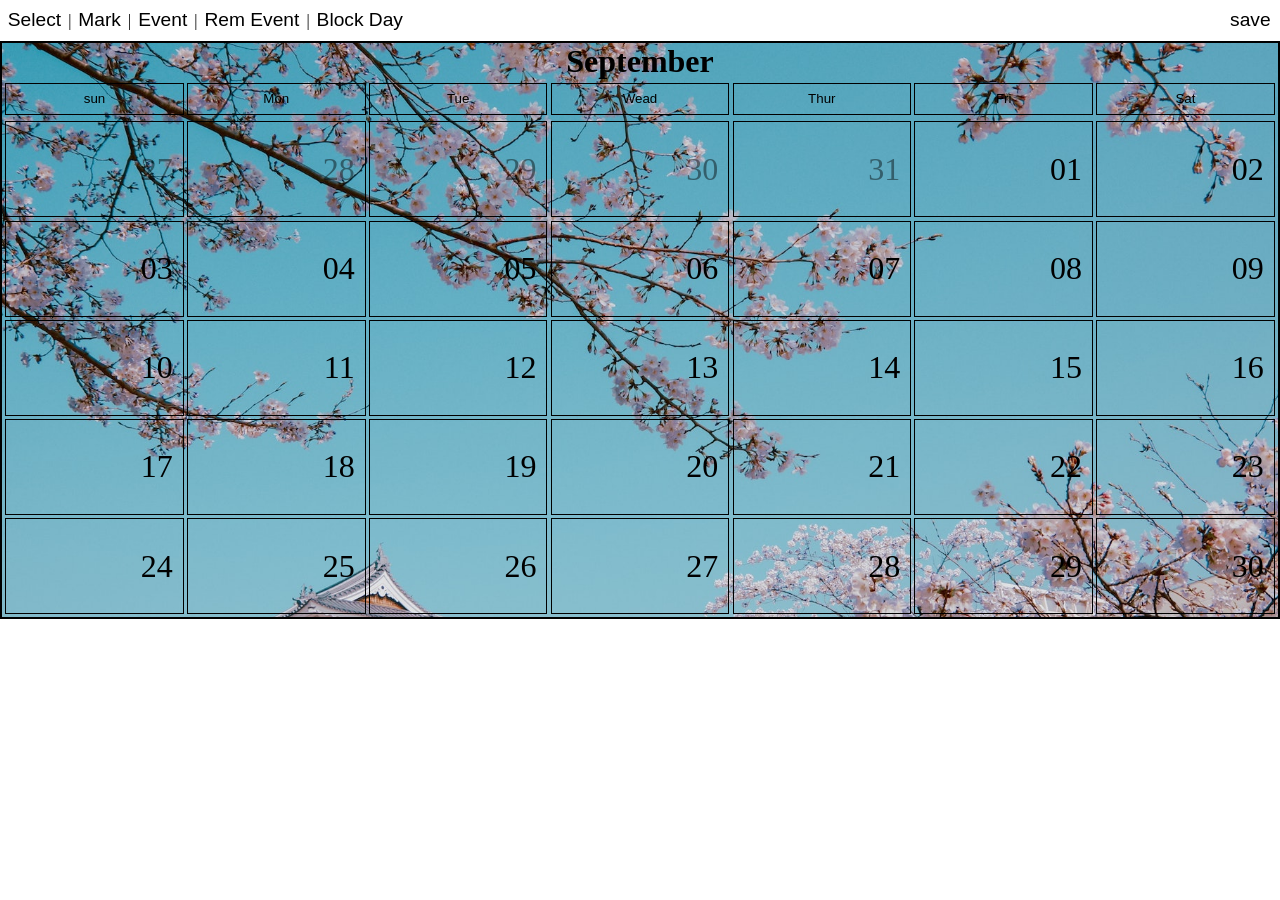
<file: month/september/september.html>
<!DOCTYPE html>
<html lang="pt-br">
<head>
    <meta charset="UTF-8">
    <meta http-equiv="X-UA-Compatible" content="IE=edge">
    <meta name="viewport" content="width=device-width, initial-scale=1.0">
    <link rel="stylesheet" href="../smonth.css">
    <link rel="stylesheet" href="septembertheme.css">
    <script src="../tools.js" defer></script>
    <script src="../save.js" defer></script>
    <title>September</title>
</head>
<body>
    <div class="container">
        <div class="tools">
            <div>
                <button type="button" id="select" class="toolButton">Select</button>
                <span>|</span>
                <button type="button" id="mark" class="toolButton">Mark</button>
                <span>|</span>
                <button type="button" id="eventMark" class="toolButton">Event</button>
                <span>|</span>
                <button type="button" id="removeEvent" class="toolButton">Rem Event</button>
                <span>|</span>
                <button type="button" id="blockDay" class="toolButton">Block Day</button>
            </div>
            <div>
                <button type="save" id="saveGender" class="saveButton">save</button>
            </div>
        </div>
        <div class="calendar">
            <h1 class="month" data-month=".september">September</h1>
            <div class="weekDaysContent">
                <button class="weekDay">sun</button>
                <button class="weekDay">Mon</button>
                <button class="weekDay">Tue</button>
                <button class="weekDay">Wead</button>
                <button class="weekDay">Thur</button>
                <button class="weekDay">Fri</button>
                <button class="weekDay">Sat</button>
            </div>
            <div class="calendarContainer">
                <a href="#" class="blocked day">27</a>
                <a href="#" class="blocked day">28</a>
                <a href="#" class="blocked day">29</a>
                <a href="#" class="blocked day">30</a>
                <a href="#" class="blocked day">31</a>
                <a href="#" class="day september" data-tool="nothing" data-value="01">01</a>
                <a href="#" class="day september" data-tool="nothing" data-value="02">02</a>
                <a href="#" class="day september" data-tool="nothing" data-value="03">03</a>
                <a href="#" class="day september" data-tool="nothing" data-value="04">04</a>
                <a href="#" class="day september" data-tool="nothing" data-value="05">05</a>
                <a href="#" class="day september" data-tool="nothing" data-value="06">06</a>
                <a href="#" class="day september" data-tool="nothing" data-value="07">07</a>
                <a href="#" class="day september" data-tool="nothing" data-value="08">08</a>
                <a href="#" class="day september" data-tool="nothing" data-value="09">09</a>
                <a href="#" class="day september" data-tool="nothing" data-value="10">10</a>
                <a href="#" class="day september" data-tool="nothing" data-value="11">11</a>
                <a href="#" class="day september" data-tool="nothing" data-value="12">12</a>
                <a href="#" class="day september" data-tool="nothing" data-value="13">13</a>
                <a href="#" class="day september" data-tool="nothing" data-value="14">14</a>
                <a href="#" class="day september" data-tool="nothing" data-value="15">15</a>
                <a href="#" class="day september" data-tool="nothing" data-value="16">16</a>
                <a href="#" class="day september" data-tool="nothing" data-value="17">17</a>
                <a href="#" class="day september" data-tool="nothing" data-value="18">18</a>
                <a href="#" class="day september" data-tool="nothing" data-value="19">19</a>
                <a href="#" class="day september" data-tool="nothing" data-value="20">20</a>
                <a href="#" class="day september" data-tool="nothing" data-value="21">21</a>
                <a href="#" class="day september" data-tool="nothing" data-value="22">22</a>
                <a href="#" class="day september" data-tool="nothing" data-value="23">23</a>
                <a href="#" class="day september" data-tool="nothing" data-value="24">24</a>
                <a href="#" class="day september" data-tool="nothing" data-value="25">25</a>
                <a href="#" class="day september" data-tool="nothing" data-value="26">26</a>
                <a href="#" class="day september" data-tool="nothing" data-value="27">27</a>
                <a href="#" class="day september" data-tool="nothing" data-value="28">28</a>
                <a href="#" class="day september" data-tool="nothing" data-value="29">29</a>
                <a href="#" class="day september" data-tool="nothing" data-value="30">30</a>
            </div>
        </div>
    </div>
</body>
</html>
</file>
<file: splan.css>
*{
    padding: 0;
    margin: 0;
    box-sizing: border-box;
    font-size: 20px;
}

body{
    min-height: 100vh;
    display: flex;
    flex-direction: column;
    gap: .8rem;
}

header{
    width: 100%;
    background-color: black;
    color: white;
    padding: .5rem;
}

.title{
   height: 20vh;
   font-size: 2.5rem;
   display: flex;
   justify-content: center;
   align-items: center;
}


.headerToolContent{
    width: 100%;
    display: flex;
    justify-content: center;
    gap: .5rem .5rem;
}

.headerTool{
    background-color: transparent;
    color: white;
    border: 2px solid transparent;
    transition: .5s;
}

.headerTool:hover{
    border-bottom: 2px solid white;
    border-radius: .5rem;
}

main{
    flex: 1 0 auto;
    display: grid;
    grid-template-columns: repeat(3, 16rem);
    grid-template-rows: repeat(4, 16rem);
    justify-content: center;
    gap: 1rem;
}

.monthCard{
    background: white;
    border: 2px solid transparent;
    transition: .5s;
}

.monthCard:hover{
    border: 2px solid black;
    border-radius: .8rem;
}

.textMonCard{
    background-color: rgba(0, 0, 0, 0.329);
    color: white;
    padding: .1rem;
    border-radius: .3rem;
}

footer{
    background-color: black;
    color: white;
    text-align: center;
}

.actTool{
    background-color: white;
    color: black;
}

.block{
    filter: saturate(30%);
    color: rgba(255, 255, 255, 0.411);
}

@media (max-width: 1000px) {
    *{
        font-size: 15px;
    }
}
@media (max-width: 750px) {
    main{
        grid-template-columns: repeat(2, 16rem);
        grid-template-rows: repeat(6, 16rem);
    }
}
@media (max-width: 500px) {
    main{
        width: 100%;
        height: auto;
        padding: .1rem;
        display: flex;
        flex-direction: column;
        gap: .5rem;
    }
    .monthCard{
        height: 16rem;
    }
}
</file>
<file: smonths.css>
#january{
    background: black url('imagens/january.jpg') no-repeat center center/cover scroll;
}

#february{
    background: black url('imagens/february.jpg') no-repeat center center/cover scroll;
}

#march{
    background: black url('imagens/march.jpg') no-repeat center center/cover scroll;
}

#april{
    background: black url('imagens/april.jpg') no-repeat center center/cover scroll;
}

#may{
    background: black url('imagens/may.jpg') no-repeat center center/cover scroll;
}

#juny{
    background: black url('imagens/juny.jpg') no-repeat center center/cover scroll;
}

#july{
    background: black url('imagens/july.jpg') no-repeat center center/cover scroll;
}

#august{
    background: black url('imagens/august.jpg') no-repeat center center/cover scroll;
}

#september{
    background: black url('imagens/september.jpg') no-repeat center center/cover scroll;
}

#october{
    background: black url('imagens/october.jpg') no-repeat center center/cover scroll;
}

#november{
    background: black url('imagens/november.jpg') no-repeat center center/cover scroll;
}

#december{
    background: black url('imagens/december.jpg') no-repeat center center/cover scroll;
}
</file>
<file: stable.css>
*{
    padding: 0;
    margin: 0;
    box-sizing: border-box;
}

.container{
    height: 100vh;
    
}

.tools{
    background-color: white;
    padding: .3rem;
    display: flex;
    justify-content: space-between;
    align-items: center;
    gap: 1rem;
    
}

.toolButton{
    background-color: transparent;
    border: 3px solid transparent;
    border-radius: .3rem;
    font-size: 1.2rem;
    transition: .5s;
}

.toolButton:hover{
    border-bottom: 3px solid black;
}

.saveButton{
    background-color: transparent;
    padding: .1rem;
    border: 3px solid transparent;
    border-radius: .3rem;
    font-size: 1.2rem;
    transition: .5s;
}

.saveButton:hover{
    background-color: black;
    color: white;
    border: 3px solid gray;
}

.calendar{
    border: 2px solid black;
    background: black url(imagens/pexels-travis-rupert-1032650.jpg) no-repeat center center/cover fixed;
    text-align: center;
}
.weekDaysContent{
    width: 100%;
    padding: .2rem;
    display: grid;
    grid-template-columns: repeat(7, 1fr);
    grid-auto-rows: 2rem;
    gap: .2rem;
}

.weekDay{
    background-color: transparent;
    border: 1px solid black;
}

.calendarContainer{
    width: 100%;
    height: 100%;
    padding: .2rem;
    display: grid;
    grid-template-columns: repeat(7, 1fr);
    grid-auto-rows: 6rem;
    gap: .2rem;
}
.day{
    background-color: transparent;
    color: black;
    font-size: 2rem;
    text-decoration: none;
    padding: 10px;
    border: 1px solid black;
    display: flex;
    justify-content: end;
    align-items: center;

}

.blocked{
    color: rgba(0, 0, 0, 0.438)
}

.choosenTool{
    background-color: black;
    color: white;
}

.selectDay{
    background-color: blue !important;
}

.markDay{
    background-color: red;
}
.betweenMarkDays{
    background-color: purple;
}
.eventDay{
    flex-direction: column;
    justify-content: space-between;
    align-items: end;
}
#eventInput{
    width: 100%;
}
.eventText{
    background-color: rgba(0, 0, 0, 0.425);
    color: white;
    font-size: 1rem;
}
abbr{
    text-decoration: none;
}

@media (max-width: 770px) {
    .toolButton{
        font-size: 1rem;
    }
    .calendar{
        background: white;
    }
    .day{
        font-size: 1.5rem;
    }
}
@media (max-width: 650px) {
    *{
        font-size: 15px;
    }
    .month{
        font-size: 1.5rem;
    }
    .weekDaysContent{
        padding: 0;
        gap: 0;
    }
    .weekDay{
        padding: .1rem;
    }
    .calendarContainer{
        padding: 0;
        gap: 0;
    }
}
@media (max-width: 425px) {
    *{
        font-size: 13px;
    }
    .tools{
        justify-content: space-between;
        gap: 0;
    }
    .toolButton{
        border: 1px solid transparent;
    }
    .saveButton{
        border: 1px solid transparent;
    }
    .month{
        padding: 20px 0;
    }
    .calendarContainer{
        grid-auto-rows: 7rem;
    }
    .day{
        padding: 5px;
        font-size: 1rem;
    }
    .eventDay{
        background-color: #137f63;
    }
}
</file>
<file: month/smonth.css>
*{
    padding: 0;
    margin: 0;
    box-sizing: border-box;
}

.container{
    height: 100vh;
    
}

.tools{
    background-color: white;
    padding: .3rem;
    display: flex;
    justify-content: space-between;
    align-items: center;
    gap: 1rem;
    
}

.toolButton{
    background-color: transparent;
    border: 3px solid transparent;
    border-radius: .3rem;
    font-size: 1.2rem;
    transition: .5s;
}

.toolButton:hover{
    border-bottom: 3px solid black;
}

.saveButton{
    background-color: transparent;
    padding: .1rem;
    border: 3px solid transparent;
    border-radius: .3rem;
    font-size: 1.2rem;
    transition: .5s;
}

.saveButton:hover{
    background-color: black;
    color: white;
    border: 3px solid gray;
}

.calendar{
    border: 2px solid black;
    background: black;
    text-align: center;
}
.weekDaysContent{
    width: 100%;
    padding: .2rem;
    display: grid;
    grid-template-columns: repeat(7, 1fr);
    grid-auto-rows: 2rem;
    gap: .2rem;
}

.weekDay{
    background-color: transparent;
    border: 1px solid black;
}

.calendarContainer{
    width: 100%;
    height: 100%;
    padding: .2rem;
    display: grid;
    grid-template-columns: repeat(7, 1fr);
    grid-auto-rows: 6rem;
    gap: .2rem;
}
.day{
    background-color: transparent;
    color: black;
    font-size: 2rem;
    text-decoration: none;
    padding: 10px;
    border: 1px solid black;
    display: flex;
    justify-content: end;
    align-items: center;

}

.blocked{
    color: rgba(0, 0, 0, 0.438)
}

.choosenTool{
    background-color: black;
    color: white;
}

.selectDay{
    background-color: blue !important;
}

.markDay{
    background-color: red;
}
.betweenMarkDays{
    background-color: purple;
}
.eventDay{
    flex-direction: column;
    justify-content: space-between;
    align-items: end;
}
#eventInput{
    width: 100%;
}
.eventText{
    background-color: rgba(0, 0, 0, 0.425);
    color: white;
    font-size: 1rem;
}
abbr{
    text-decoration: none;
}

@media (max-width: 770px) {
    .toolButton{
        font-size: 1rem;
    }
    .calendar{
        background: white;
    }
    .day{
        font-size: 1.5rem;
    }
}
@media (max-width: 650px) {
    *{
        font-size: 15px;
    }
    .month{
        font-size: 1.5rem;
    }
    .weekDaysContent{
        padding: 0;
        gap: 0;
    }
    .weekDay{
        padding: .1rem;
    }
    .calendarContainer{
        padding: 0;
        gap: 0;
    }
}
@media (max-width: 425px) {
    *{
        font-size: 13px;
    }
    .tools{
        justify-content: space-between;
        gap: 0;
    }
    .toolButton{
        border: 1px solid transparent;
    }
    .saveButton{
        border: 1px solid transparent;
    }
    .month{
        padding: 20px 0;
    }
    .calendarContainer{
        grid-auto-rows: 7rem;
    }
    .day{
        padding: 5px;
        font-size: 1rem;
    }
    .eventDay{
        background-color: #137f63;
    }
}
</file>
<file: month/april/apriltheme.css>
h1{
    color: white;
}

.calendar{
    border: 2px solid black;
    background: black url('../../imagens/april.jpg') no-repeat center center/cover fixed;
    text-align: center;
}

.weekDay{
    color: white;
    border-color: white;
}

.day{
    color: white;
    border: 1px solid white;
}

.blocked{
    color: rgba(255, 255, 255, 0.37);
}
</file>
<file: month/august/augusttheme.css>
h1{
    color: white;
}

.calendar{
    border: 2px solid black;
    background: black url('../../imagens/august.jpg') no-repeat center center/cover fixed;
    text-align: center;
}

.weekDay{
    color: white;
    border-color: white;
}

.day{
    color: white;
    border: 1px solid white;
}

.blocked{
    color: rgba(255, 255, 255, 0.37);
}
</file>
<file: month/february/februarytheme.css>
.calendar{
    border: 2px solid black;
    background: black url('../../imagens/february.jpg') no-repeat center center/cover fixed;
    text-align: center;
}
</file>
<file: month/january/januarytheme.css>
.calendar{
    border: 2px solid black;
    background: black url('../../imagens/january.jpg') no-repeat center center/cover fixed;
    text-align: center;
}
</file>
<file: month/july/julytheme.css>
h1{
    color: white;
}

.calendar{
    border: 2px solid black;
    background: black url('../../imagens/july.jpg') no-repeat center center/cover fixed;
    text-align: center;
}

.weekDay{
    color: white;
    border-color: white;
}

.day{
    color: white;
    border: 1px solid white;
}

.blocked{
    color: rgba(255, 255, 255, 0.37);
}
</file>
<file: month/juny/junytheme.css>
.calendar{
    border: 2px solid black;
    background: black url('../../imagens/juny.jpg') no-repeat center center/cover fixed;
    text-align: center;
}
</file>
<file: month/march/marchtheme.css>
.calendar{
    border: 2px solid black;
    background: black url('../../imagens/march.jpg') no-repeat center center/cover fixed;
    text-align: center;
}
</file>
<file: month/may/maytheme.css>
.calendar{
    border: 2px solid black;
    background: black url('../../imagens/may.jpg') no-repeat center center/cover fixed;
    text-align: center;
}

.day{
    font-weight: bolder;
}
</file>
<file: month/november/novembertheme.css>
.calendar{
    border: 2px solid black;
    background: black url('../../imagens/november.jpg') no-repeat center center/cover fixed;
    text-align: center;
}
</file>
<file: month/october/octobertheme.css>
.calendar{
    border: 2px solid black;
    background: black url('../../imagens/october.jpg') no-repeat center center/cover fixed;
    text-align: center;
}
</file>
<file: month/september/septembertheme.css>
.calendar{
    border: 2px solid black;
    background: black url('../../imagens/september.jpg') no-repeat center center/cover fixed;
    text-align: center;
}
</file>
